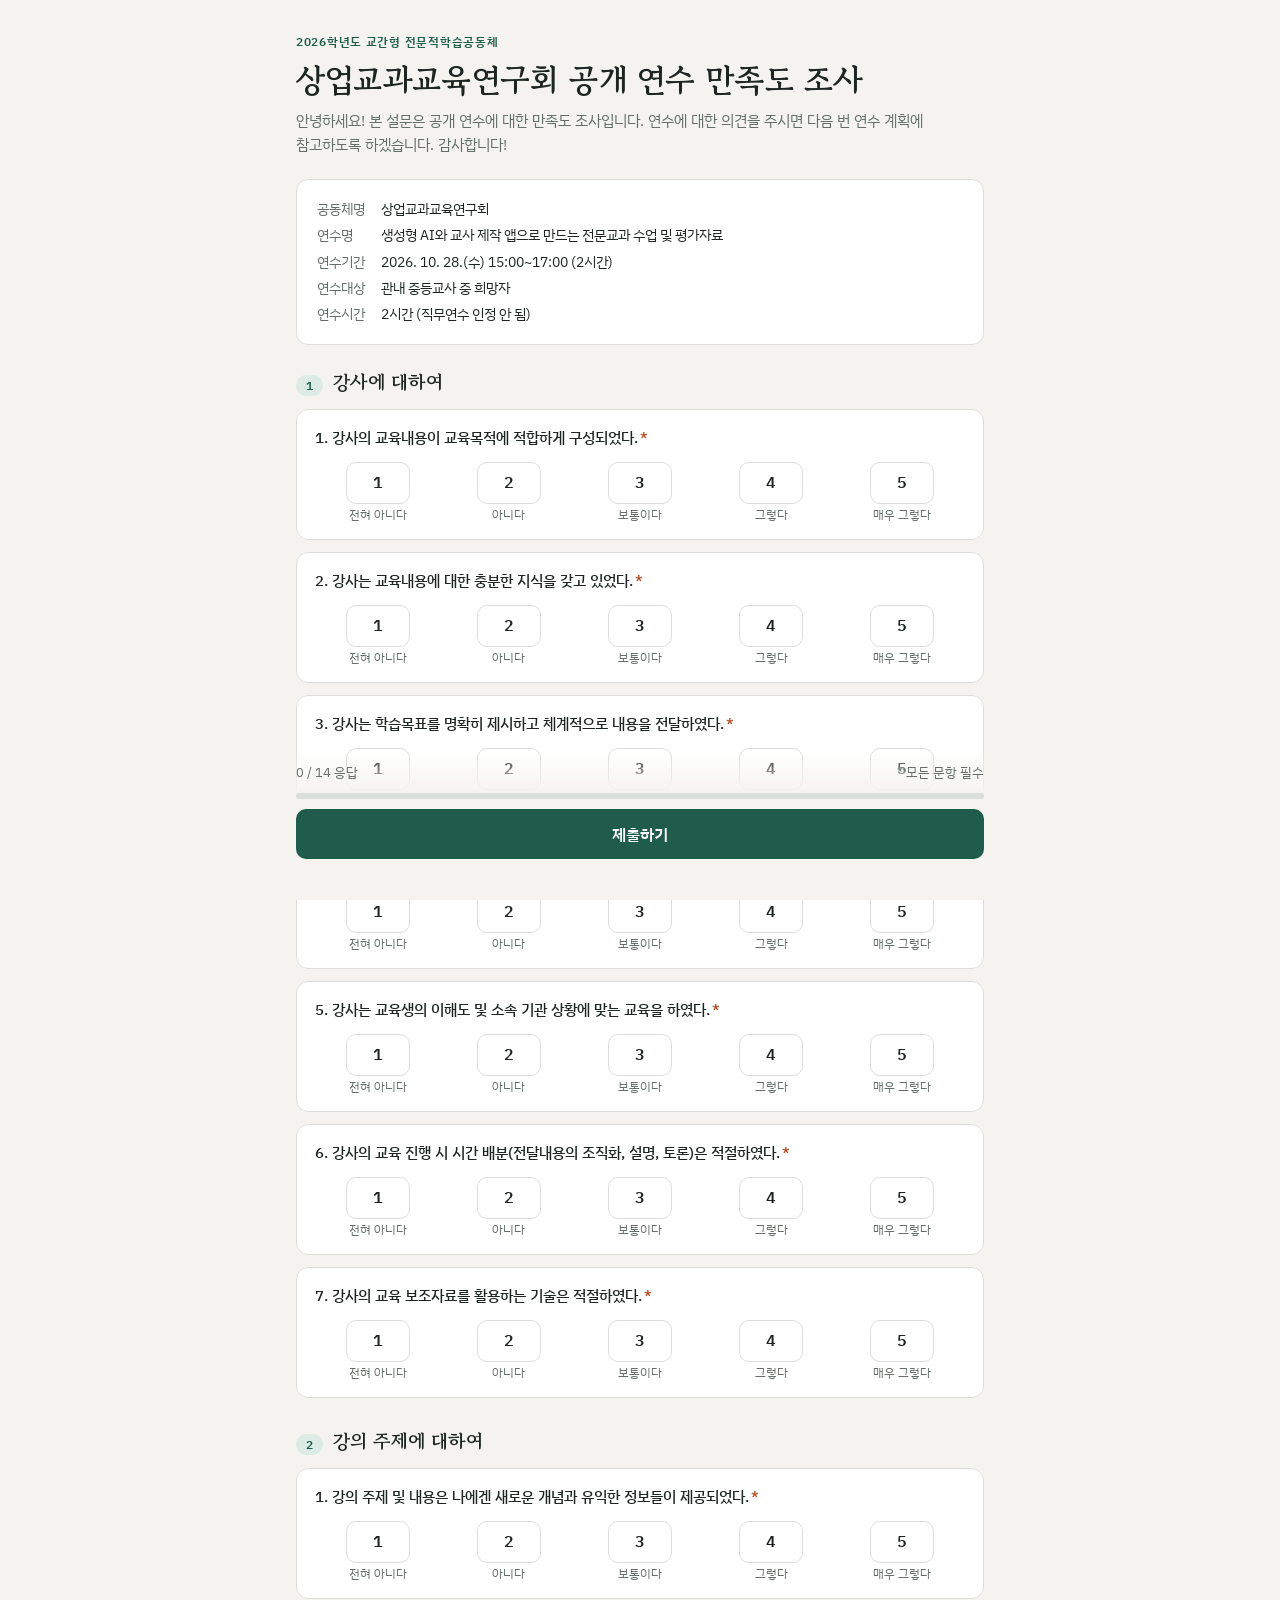
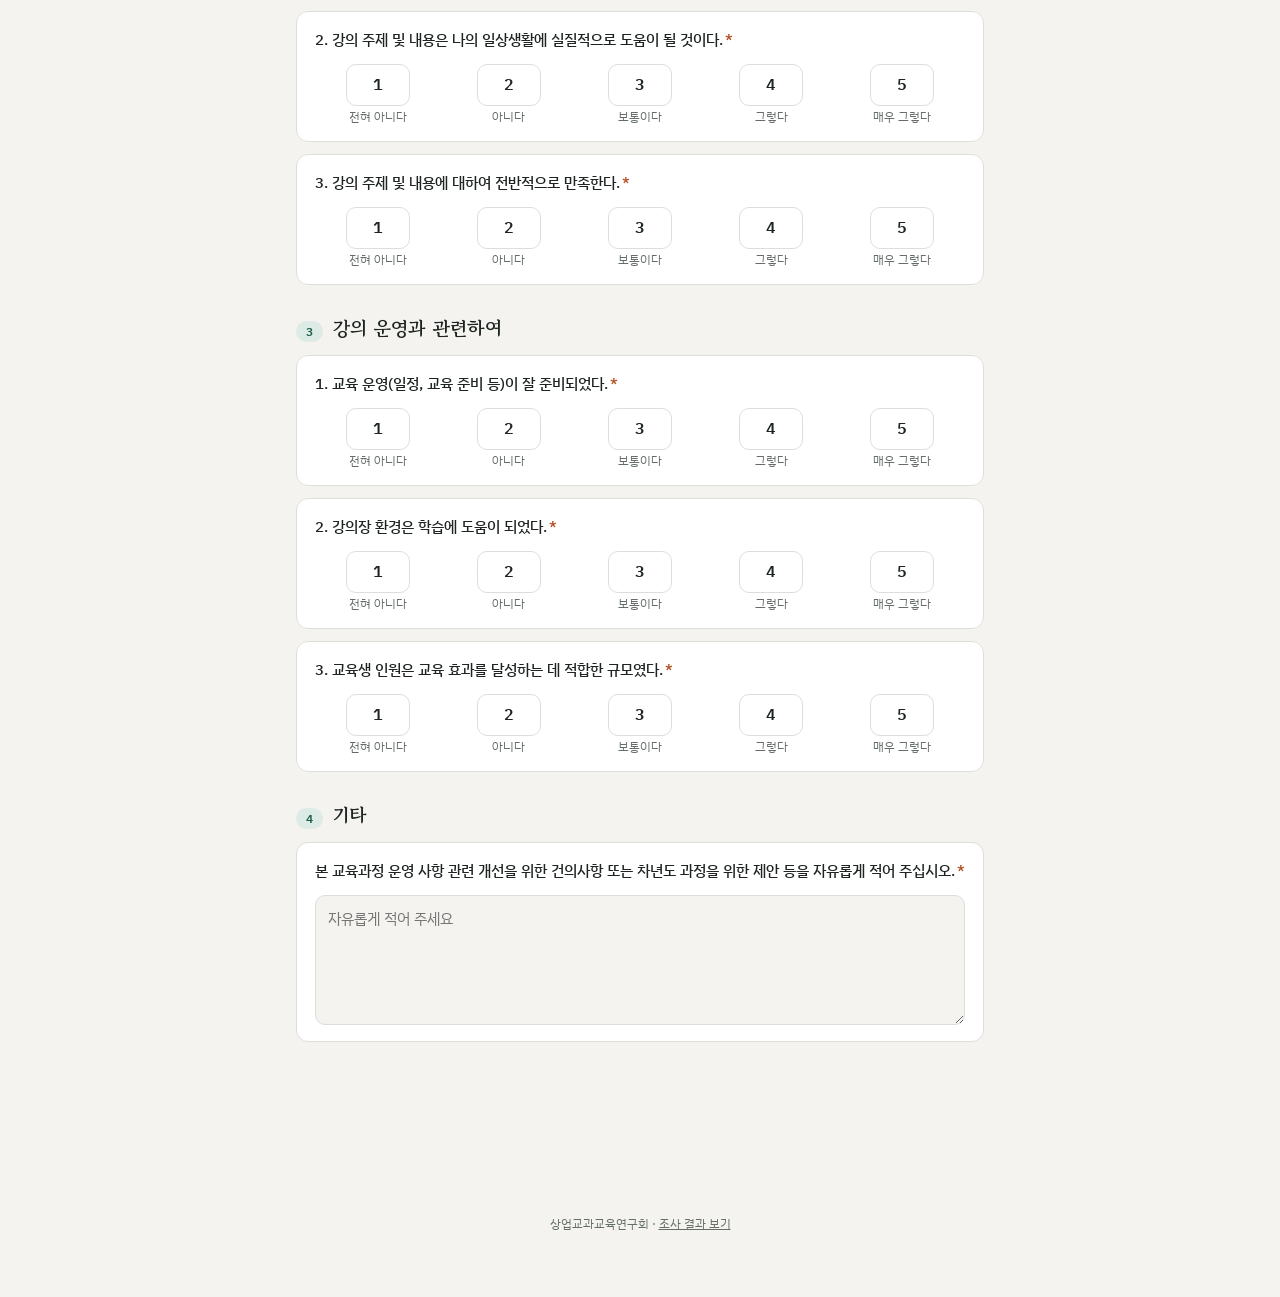
<file: index.html>
<!doctype html>
<html lang="ko">
<head>
<meta charset="utf-8">
<meta name="viewport" content="width=device-width, initial-scale=1">
<title>상업교과교육연구회 공개 연수 만족도 조사</title>
<meta name="description" content="2026학년도 상업교과교육연구회 공개 연수 만족도 조사">
<link rel="stylesheet" href="https://fonts.googleapis.com/css2?family=Gowun+Batang:wght@700&family=IBM+Plex+Sans+KR:wght@400;500;600&display=swap">
<link rel="stylesheet" href="style.css">
</head>
<body>
<div class="wrap">
  <header>
    <p class="eyebrow" id="eyebrow"></p>
    <h1 id="title"></h1>
    <p class="lede">안녕하세요! 본 설문은 공개 연수에 대한 만족도 조사입니다. 연수에 대한 의견을 주시면 다음 번 연수 계획에 참고하도록 하겠습니다. 감사합니다!</p>
  </header>

  <div class="panel"><dl class="info" id="info"></dl></div>

  <form id="form" novalidate>
    <div id="sections" style="display:grid;gap:28px"></div>

    <section class="section" style="margin-top:28px">
      <div class="section-head"><span class="num">4</span><h2>기타</h2></div>
      <div class="q" id="q-comment">
        <label class="qtext" for="comment"><span id="comment-text"></span><span class="req">*</span></label>
        <textarea id="comment" maxlength="2000" placeholder="자유롭게 적어 주세요"></textarea>
      </div>
    </section>

    <div class="actions">
      <div class="progress"><span id="progress-text">0 / 14 응답</span><span>* 모든 문항 필수</span></div>
      <div class="bar"><i id="progress-bar"></i></div>
      <button type="submit" class="primary" id="submit">제출하기</button>
      <p class="status" id="status" role="status"></p>
    </div>
  </form>

  <div class="panel done" id="done" hidden>
    <div class="check">✓</div>
    <h2>응답해 주셔서 감사합니다</h2>
    <p class="lede">주신 의견은 다음 연수 계획에 반영하겠습니다.</p>
    <div><button type="button" class="ghost" id="edit">응답 수정하기</button></div>
  </div>

  <footer>상업교과교육연구회 · <a href="results.html" style="color:inherit">조사 결과 보기</a></footer>
</div>

<script src="survey.js"></script>
<script>
const $ = (id) => document.getElementById(id);
const TOTAL = SURVEY.sections.reduce((n, s) => n + s.items.length, 0) + 1;

// 이 브라우저를 구분하는 번호. 같은 기기에서 다시 제출하면 기존 응답이 고쳐집니다(중복 방지).
const KEY = SURVEY.key;
let rid = null;
try { rid = localStorage.getItem(KEY + ":id"); } catch {}
if (!rid) {
  rid = crypto.randomUUID ? crypto.randomUUID() : "10000000-1000-4000-8000-100000000000".replace(/[018]/g, (c) => (c ^ (crypto.getRandomValues(new Uint8Array(1))[0] & (15 >> (c / 4)))).toString(16));
  try { localStorage.setItem(KEY + ":id", rid); } catch {}
}

$("eyebrow").textContent = SURVEY.eyebrow;
$("title").textContent = SURVEY.title;
$("comment-text").textContent = SURVEY.comment;
$("info").replaceChildren(...SURVEY.info.flatMap(([k, v]) => {
  const dt = document.createElement("dt"); dt.textContent = k;
  const dd = document.createElement("dd"); dd.textContent = v;
  return [dt, dd];
}));

let qi = 0;
$("sections").replaceChildren(...SURVEY.sections.map((sec, si) => {
  const box = document.createElement("section"); box.className = "section";
  const head = document.createElement("div"); head.className = "section-head";
  const num = document.createElement("span"); num.className = "num"; num.textContent = si + 1;
  const h = document.createElement("h2"); h.textContent = sec.title;
  head.append(num, h); box.append(head);
  sec.items.forEach((text, ii) => {
    const idx = qi++;
    const fs = document.createElement("fieldset"); fs.className = "q"; fs.id = "q" + idx;
    const lg = document.createElement("legend");
    lg.textContent = `${ii + 1}. ${text}`;
    const star = document.createElement("span"); star.className = "req"; star.textContent = "*"; lg.append(star);
    const scale = document.createElement("div"); scale.className = "scale";
    SURVEY.scale.forEach((lab, v) => {
      const l = document.createElement("label");
      const inp = document.createElement("input"); inp.type = "radio"; inp.name = "q" + idx; inp.value = v + 1;
      const dot = document.createElement("span"); dot.className = "dot"; dot.textContent = v + 1;
      const t = document.createElement("span"); t.className = "lab"; t.textContent = lab;
      l.append(inp, dot, t); scale.append(l);
    });
    fs.append(lg, scale); box.append(fs);
  });
  return box;
}));
const NQ = qi;

function answers() {
  const scores = [];
  for (let i = 0; i < NQ; i++) {
    const c = document.querySelector(`input[name="q${i}"]:checked`);
    scores.push(c ? Number(c.value) : null);
  }
  return { scores, comment: $("comment").value.trim() };
}
function saveDraft() {
  try { localStorage.setItem(KEY + ":draft", JSON.stringify(answers())); } catch {}
}
function updateProgress() {
  const a = answers();
  const n = a.scores.filter((s) => s).length + (a.comment ? 1 : 0);
  $("progress-text").textContent = `${n} / ${TOTAL} 응답`;
  $("progress-bar").style.width = (n / TOTAL * 100) + "%";
}
function loadDraft() {
  let d = null;
  try { d = JSON.parse(localStorage.getItem(KEY + ":draft") || "null"); } catch {}
  if (!d) return;
  (d.scores || []).forEach((s, i) => {
    if (!s) return;
    const el = document.querySelector(`input[name="q${i}"][value="${s}"]`);
    if (el) el.checked = true;
  });
  if (d.comment) $("comment").value = d.comment;
}
function setStatus(msg, warn) { $("status").textContent = msg; $("status").classList.toggle("warn", !!warn); }

$("form").addEventListener("change", (e) => {
  const fs = e.target.closest(".q"); if (fs) fs.classList.remove("missing");
  saveDraft(); updateProgress();
});
$("comment").addEventListener("input", () => { $("q-comment").classList.remove("missing"); saveDraft(); updateProgress(); });

$("form").addEventListener("submit", async (e) => {
  e.preventDefault();
  const a = answers();
  let firstMissing = null;
  a.scores.forEach((s, i) => { const fs = $("q" + i); fs.classList.toggle("missing", !s); if (!s && !firstMissing) firstMissing = fs; });
  $("q-comment").classList.toggle("missing", !a.comment);
  if (!a.comment && !firstMissing) firstMissing = $("q-comment");
  if (firstMissing) {
    setStatus("응답하지 않은 문항이 있어요. 빨간 테두리 문항을 확인해 주세요.", true);
    firstMissing.scrollIntoView({ behavior: "smooth", block: "center" });
    return;
  }
  $("submit").disabled = true; setStatus("제출 중…");
  try {
    await rpc(SURVEY.api.submit, { p_id: rid, p_scores: a.scores, p_comment: a.comment });
    try { localStorage.setItem(KEY + ":done", "1"); } catch {}
    setStatus("");
    showDone(true);
  } catch (err) {
    console.error(err);
    setStatus("제출하지 못했어요. 잠시 후 다시 눌러 주세요. (오류: " + (err.message || err) + ")", true);
  } finally {
    $("submit").disabled = false;
  }
});

function showDone(on) {
  $("form").hidden = on; $("done").hidden = !on;
  document.querySelector(".info").closest(".panel").hidden = on;
  window.scrollTo({ top: 0, behavior: "smooth" });
}
$("edit").onclick = () => { $("submit").textContent = "수정해서 다시 제출하기"; showDone(false); };

loadDraft(); updateProgress();
let wasDone = false; try { wasDone = localStorage.getItem(KEY + ":done") === "1"; } catch {}
if (wasDone) showDone(true);
</script>
</body>
</html>
</file>
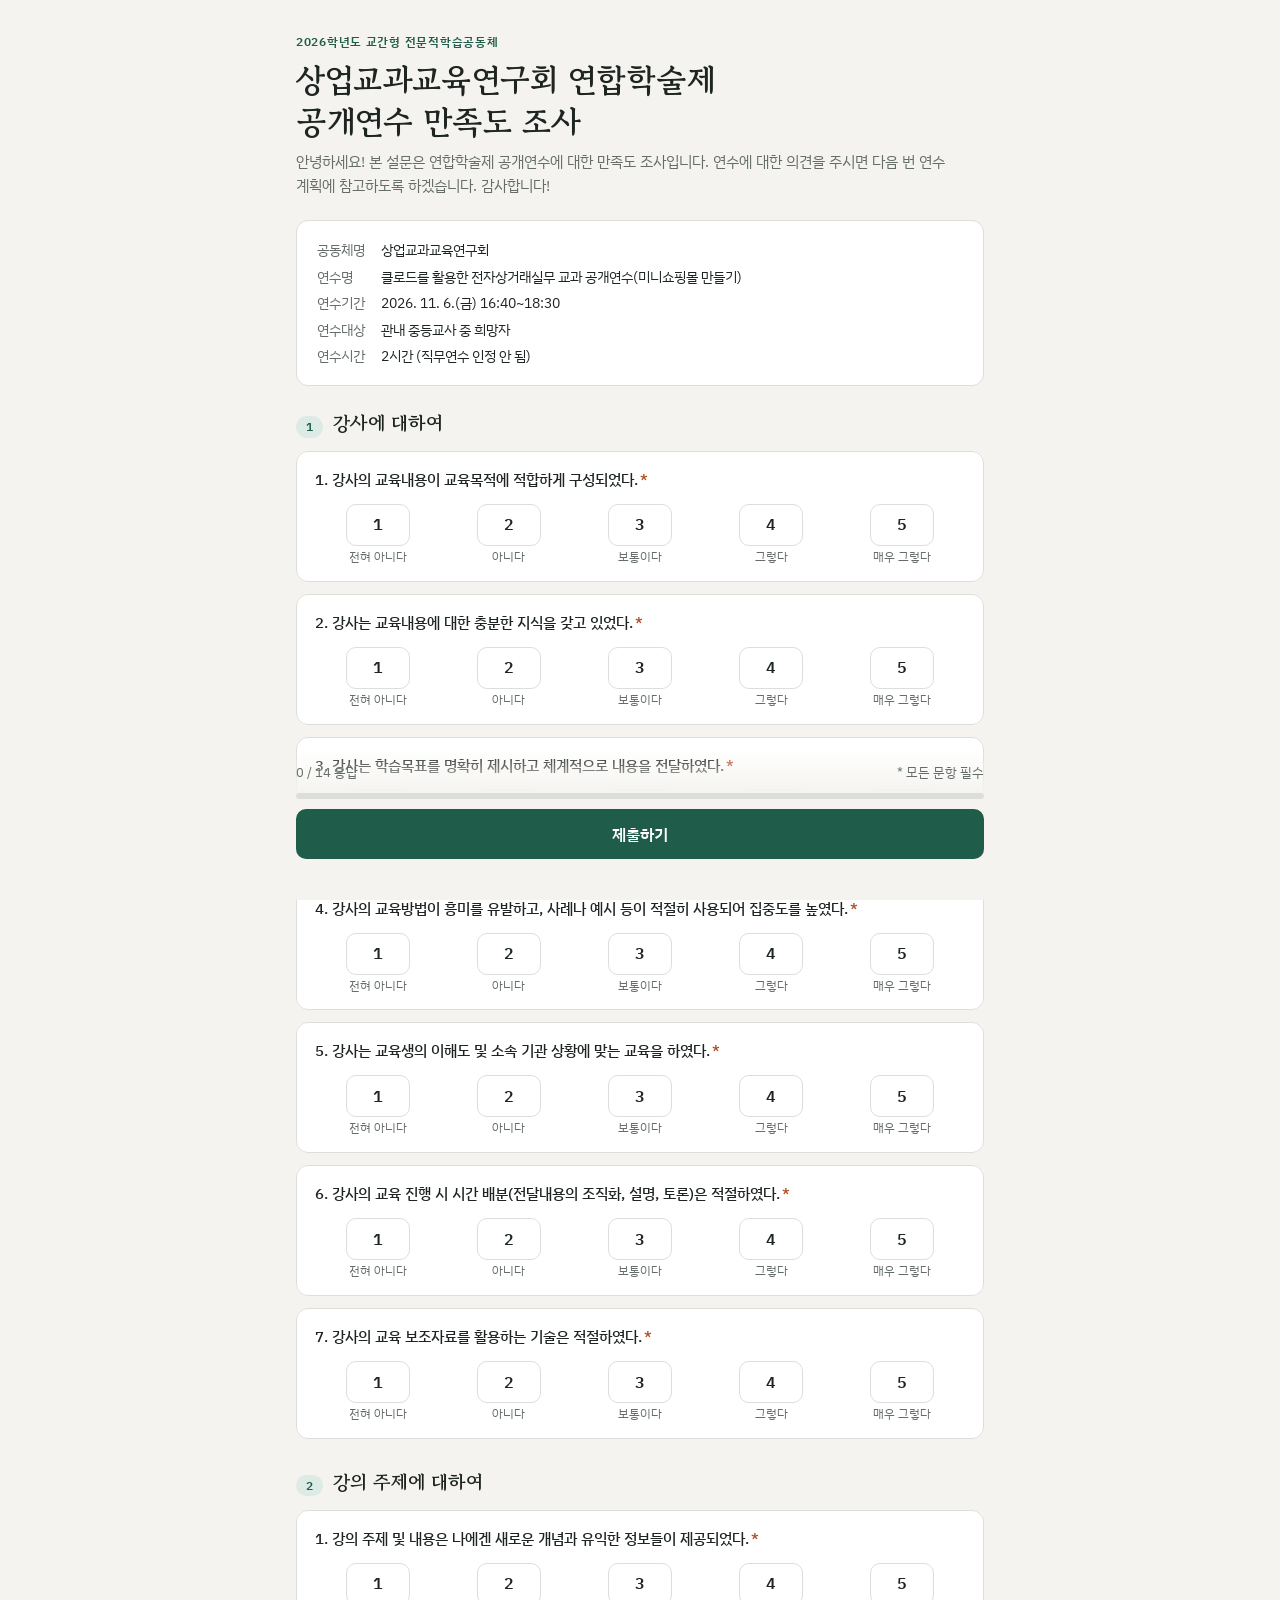
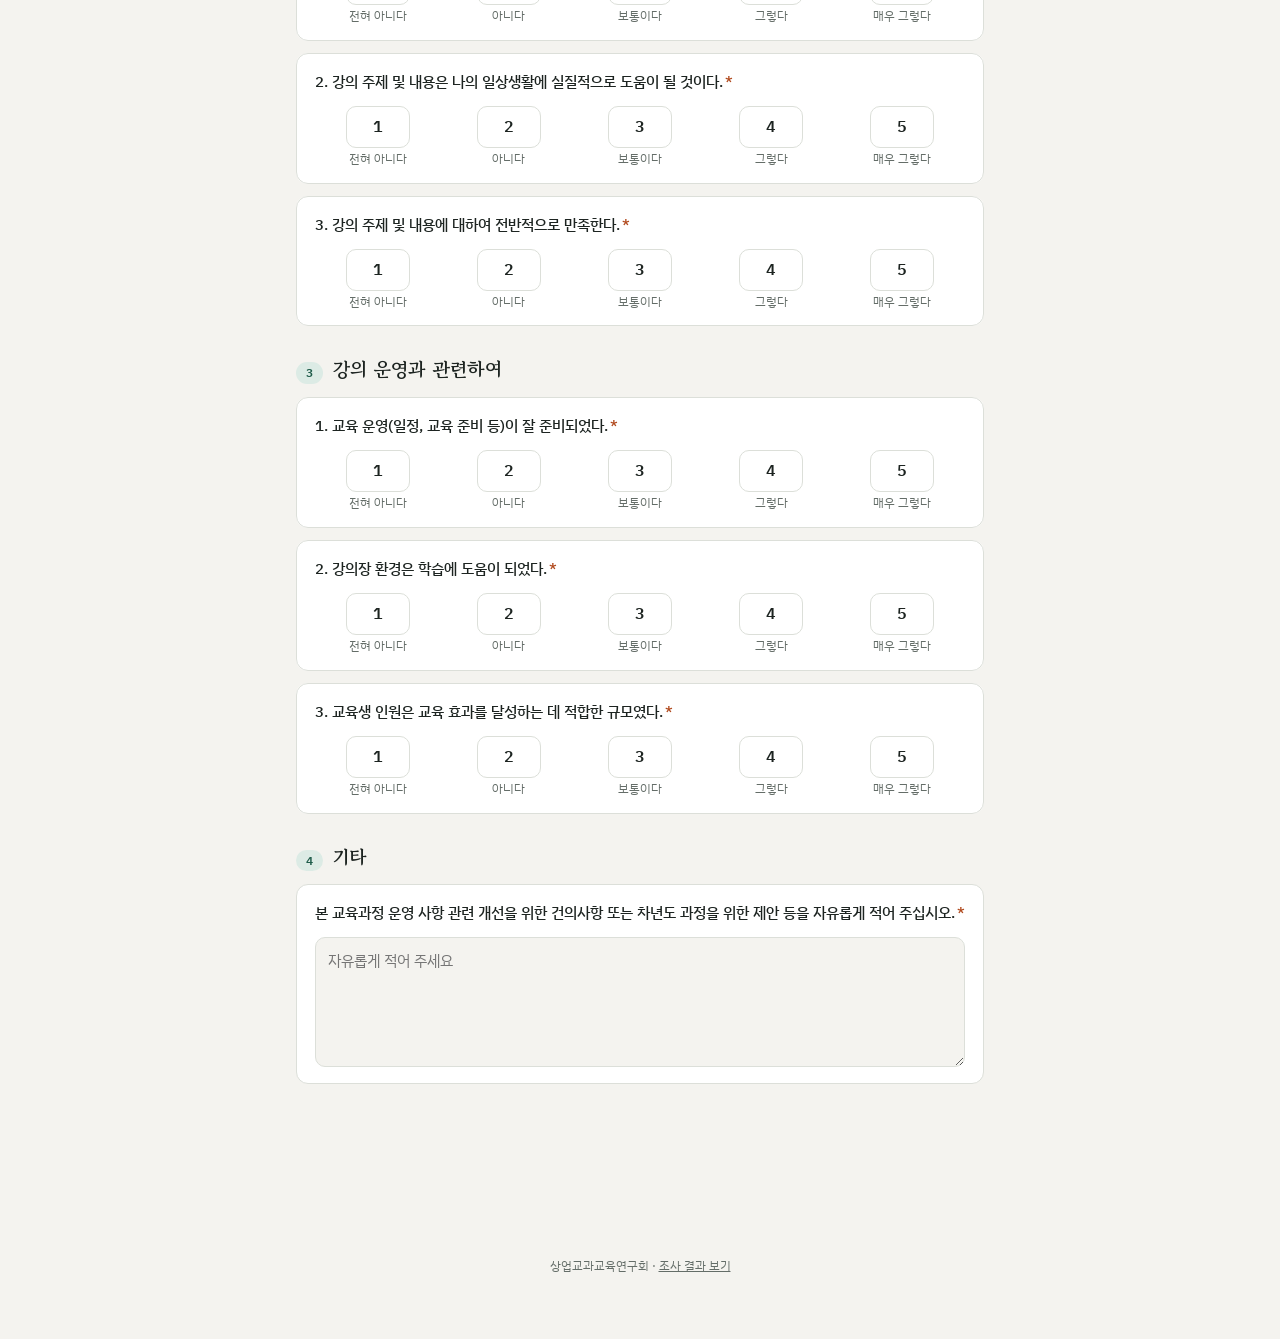
<file: 1106/index.html>
<!doctype html>
<html lang="ko">
<head>
<meta charset="utf-8">
<meta name="viewport" content="width=device-width, initial-scale=1">
<title>상업교과교육연구회 연합학술제 공개연수 만족도 조사</title>
<meta name="description" content="2026학년도 상업교과교육연구회 연합학술제 공개연수 만족도 조사">
<link rel="stylesheet" href="https://fonts.googleapis.com/css2?family=Gowun+Batang:wght@700&family=IBM+Plex+Sans+KR:wght@400;500;600&display=swap">
<link rel="stylesheet" href="../style.css">
</head>
<body>
<div class="wrap">
  <header>
    <p class="eyebrow" id="eyebrow"></p>
    <h1 id="title"></h1>
    <p class="lede">안녕하세요! 본 설문은 연합학술제 공개연수에 대한 만족도 조사입니다. 연수에 대한 의견을 주시면 다음 번 연수 계획에 참고하도록 하겠습니다. 감사합니다!</p>
  </header>

  <div class="panel"><dl class="info" id="info"></dl></div>

  <form id="form" novalidate>
    <div id="sections" style="display:grid;gap:28px"></div>

    <section class="section" style="margin-top:28px">
      <div class="section-head"><span class="num">4</span><h2>기타</h2></div>
      <div class="q" id="q-comment">
        <label class="qtext" for="comment"><span id="comment-text"></span><span class="req">*</span></label>
        <textarea id="comment" maxlength="2000" placeholder="자유롭게 적어 주세요"></textarea>
      </div>
    </section>

    <div class="actions">
      <div class="progress"><span id="progress-text">0 / 14 응답</span><span>* 모든 문항 필수</span></div>
      <div class="bar"><i id="progress-bar"></i></div>
      <button type="submit" class="primary" id="submit">제출하기</button>
      <p class="status" id="status" role="status"></p>
    </div>
  </form>

  <div class="panel done" id="done" hidden>
    <div class="check">✓</div>
    <h2>응답해 주셔서 감사합니다</h2>
    <p class="lede">주신 의견은 다음 연수 계획에 반영하겠습니다.</p>
    <div><button type="button" class="ghost" id="edit">응답 수정하기</button></div>
  </div>

  <footer>상업교과교육연구회 · <a href="results.html" style="color:inherit">조사 결과 보기</a></footer>
</div>

<script src="survey.js"></script>
<script>
const $ = (id) => document.getElementById(id);
const TOTAL = SURVEY.sections.reduce((n, s) => n + s.items.length, 0) + 1;

// 이 브라우저를 구분하는 번호. 같은 기기에서 다시 제출하면 기존 응답이 고쳐집니다(중복 방지).
const KEY = SURVEY.key;
let rid = null;
try { rid = localStorage.getItem(KEY + ":id"); } catch {}
if (!rid) {
  rid = crypto.randomUUID ? crypto.randomUUID() : "10000000-1000-4000-8000-100000000000".replace(/[018]/g, (c) => (c ^ (crypto.getRandomValues(new Uint8Array(1))[0] & (15 >> (c / 4)))).toString(16));
  try { localStorage.setItem(KEY + ":id", rid); } catch {}
}

$("eyebrow").textContent = SURVEY.eyebrow;
$("title").textContent = SURVEY.title;
$("comment-text").textContent = SURVEY.comment;
$("info").replaceChildren(...SURVEY.info.flatMap(([k, v]) => {
  const dt = document.createElement("dt"); dt.textContent = k;
  const dd = document.createElement("dd"); dd.textContent = v;
  return [dt, dd];
}));

let qi = 0;
$("sections").replaceChildren(...SURVEY.sections.map((sec, si) => {
  const box = document.createElement("section"); box.className = "section";
  const head = document.createElement("div"); head.className = "section-head";
  const num = document.createElement("span"); num.className = "num"; num.textContent = si + 1;
  const h = document.createElement("h2"); h.textContent = sec.title;
  head.append(num, h); box.append(head);
  sec.items.forEach((text, ii) => {
    const idx = qi++;
    const fs = document.createElement("fieldset"); fs.className = "q"; fs.id = "q" + idx;
    const lg = document.createElement("legend");
    lg.textContent = `${ii + 1}. ${text}`;
    const star = document.createElement("span"); star.className = "req"; star.textContent = "*"; lg.append(star);
    const scale = document.createElement("div"); scale.className = "scale";
    SURVEY.scale.forEach((lab, v) => {
      const l = document.createElement("label");
      const inp = document.createElement("input"); inp.type = "radio"; inp.name = "q" + idx; inp.value = v + 1;
      const dot = document.createElement("span"); dot.className = "dot"; dot.textContent = v + 1;
      const t = document.createElement("span"); t.className = "lab"; t.textContent = lab;
      l.append(inp, dot, t); scale.append(l);
    });
    fs.append(lg, scale); box.append(fs);
  });
  return box;
}));
const NQ = qi;

function answers() {
  const scores = [];
  for (let i = 0; i < NQ; i++) {
    const c = document.querySelector(`input[name="q${i}"]:checked`);
    scores.push(c ? Number(c.value) : null);
  }
  return { scores, comment: $("comment").value.trim() };
}
function saveDraft() {
  try { localStorage.setItem(KEY + ":draft", JSON.stringify(answers())); } catch {}
}
function updateProgress() {
  const a = answers();
  const n = a.scores.filter((s) => s).length + (a.comment ? 1 : 0);
  $("progress-text").textContent = `${n} / ${TOTAL} 응답`;
  $("progress-bar").style.width = (n / TOTAL * 100) + "%";
}
function loadDraft() {
  let d = null;
  try { d = JSON.parse(localStorage.getItem(KEY + ":draft") || "null"); } catch {}
  if (!d) return;
  (d.scores || []).forEach((s, i) => {
    if (!s) return;
    const el = document.querySelector(`input[name="q${i}"][value="${s}"]`);
    if (el) el.checked = true;
  });
  if (d.comment) $("comment").value = d.comment;
}
function setStatus(msg, warn) { $("status").textContent = msg; $("status").classList.toggle("warn", !!warn); }

$("form").addEventListener("change", (e) => {
  const fs = e.target.closest(".q"); if (fs) fs.classList.remove("missing");
  saveDraft(); updateProgress();
});
$("comment").addEventListener("input", () => { $("q-comment").classList.remove("missing"); saveDraft(); updateProgress(); });

$("form").addEventListener("submit", async (e) => {
  e.preventDefault();
  const a = answers();
  let firstMissing = null;
  a.scores.forEach((s, i) => { const fs = $("q" + i); fs.classList.toggle("missing", !s); if (!s && !firstMissing) firstMissing = fs; });
  $("q-comment").classList.toggle("missing", !a.comment);
  if (!a.comment && !firstMissing) firstMissing = $("q-comment");
  if (firstMissing) {
    setStatus("응답하지 않은 문항이 있어요. 빨간 테두리 문항을 확인해 주세요.", true);
    firstMissing.scrollIntoView({ behavior: "smooth", block: "center" });
    return;
  }
  $("submit").disabled = true; setStatus("제출 중…");
  try {
    await rpc(SURVEY.api.submit, { p_id: rid, p_scores: a.scores, p_comment: a.comment });
    try { localStorage.setItem(KEY + ":done", "1"); } catch {}
    setStatus("");
    showDone(true);
  } catch (err) {
    console.error(err);
    setStatus("제출하지 못했어요. 잠시 후 다시 눌러 주세요. (오류: " + (err.message || err) + ")", true);
  } finally {
    $("submit").disabled = false;
  }
});

function showDone(on) {
  $("form").hidden = on; $("done").hidden = !on;
  document.querySelector(".info").closest(".panel").hidden = on;
  window.scrollTo({ top: 0, behavior: "smooth" });
}
$("edit").onclick = () => { $("submit").textContent = "수정해서 다시 제출하기"; showDone(false); };

loadDraft(); updateProgress();
let wasDone = false; try { wasDone = localStorage.getItem(KEY + ":done") === "1"; } catch {}
if (wasDone) showDone(true);
</script>
</body>
</html>
</file>
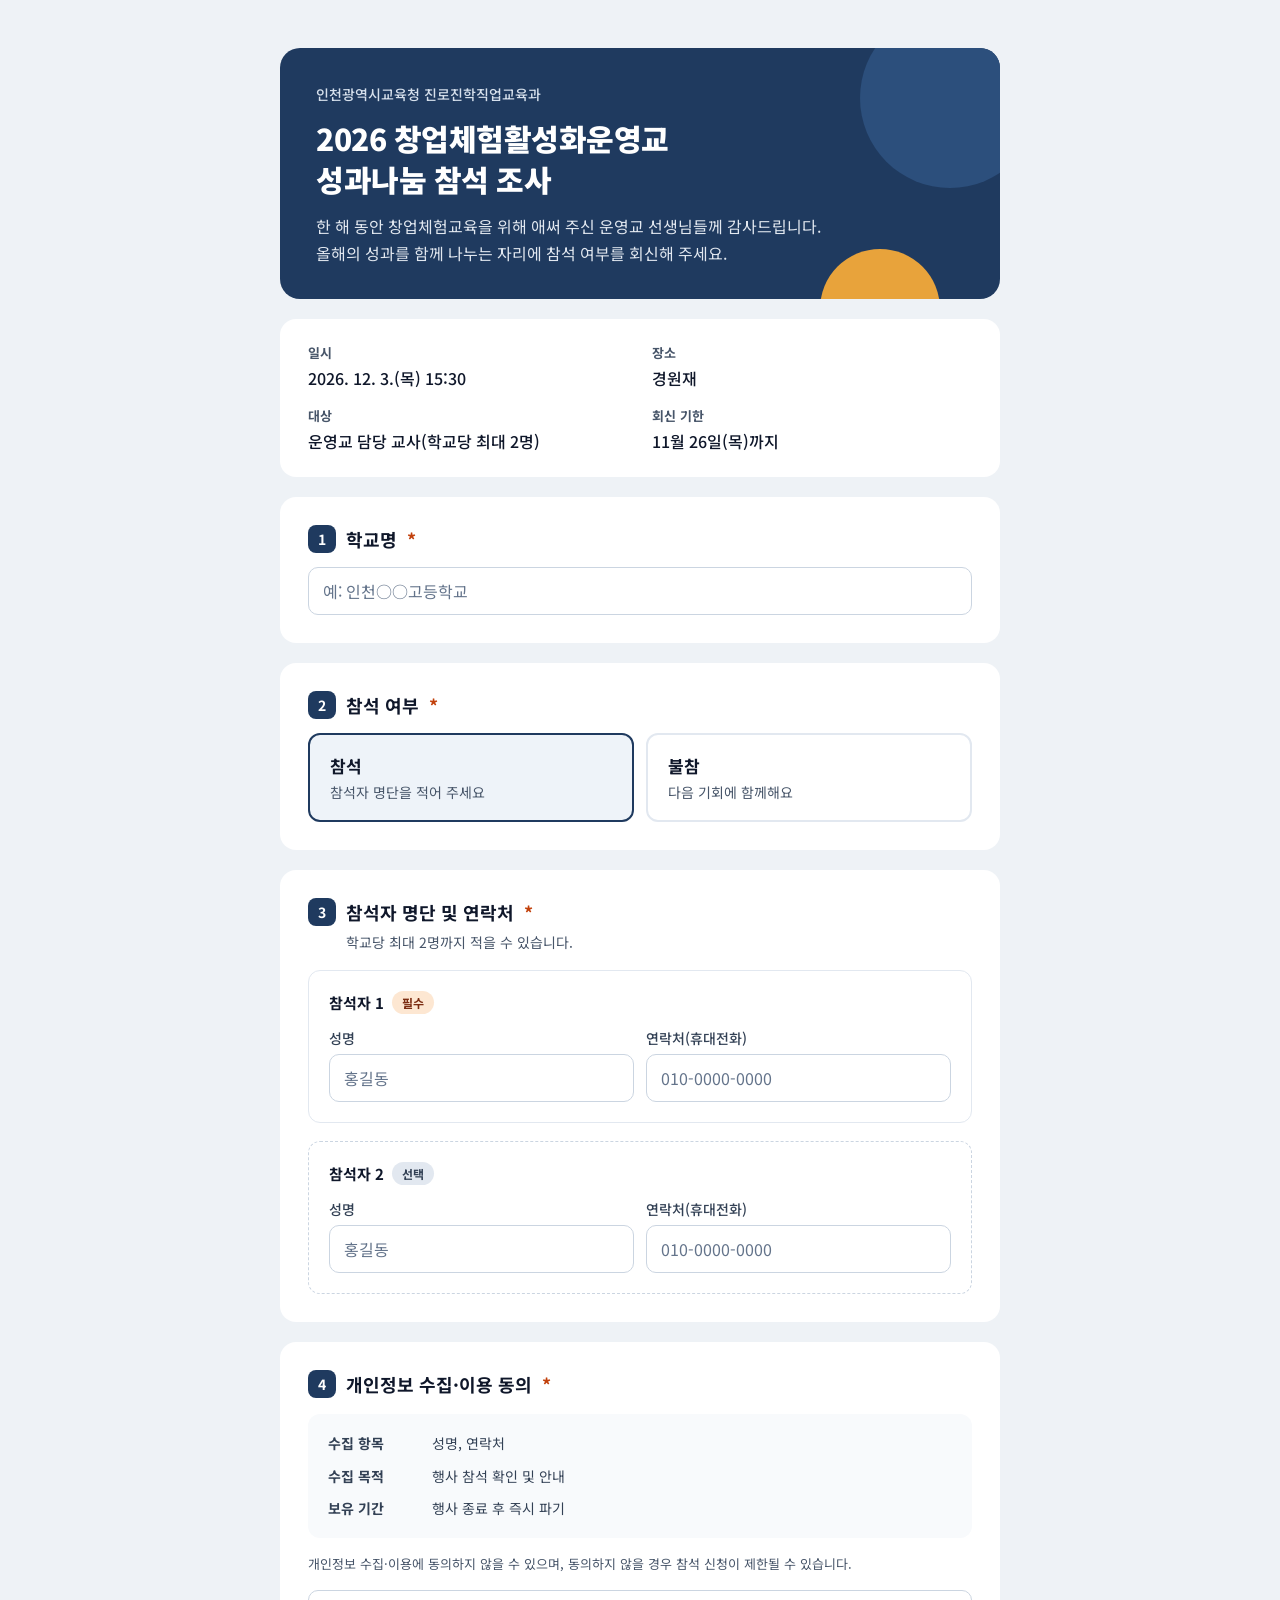
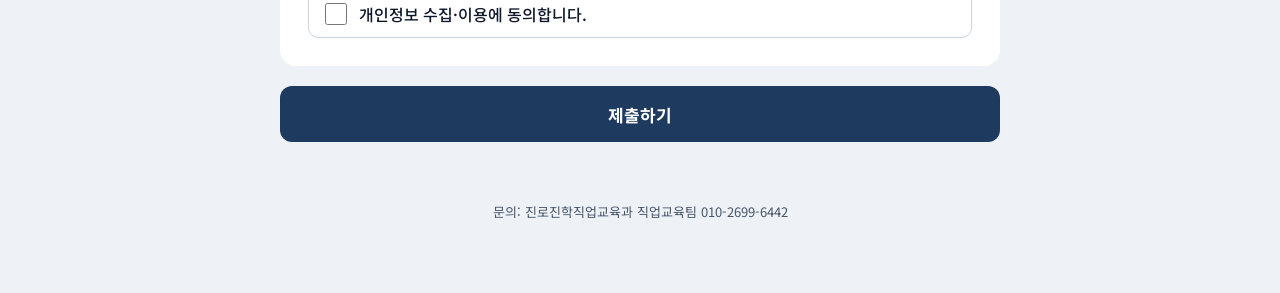
<file: startup-1203/index.html>
<!doctype html>
<html lang="ko">
<head>
<meta charset="utf-8">
<meta name="viewport" content="width=device-width, initial-scale=1">
<title>2026 창업체험활성화운영교 성과나눔 참석 조사</title>
<meta name="description" content="2026. 12. 3.(목) 15:30 경원재 · 11월 26일(목)까지 회신해 주세요">
<link rel="preconnect" href="https://fonts.googleapis.com">
<link href="https://fonts.googleapis.com/css2?family=Noto+Sans+KR:wght@400;500;700;900&display=swap" rel="stylesheet">
<style>
* { box-sizing: border-box; }
[hidden] { display: none !important; }
body { margin: 0; background: #EEF2F6; font-family: 'Noto Sans KR', system-ui, sans-serif; color: #0F172A; word-break: keep-all; }
a { color: #1F3A5F; } a:hover { color: #142842; }
.page { min-height: 100vh; padding: 48px 20px 72px; display: flex; flex-direction: column; align-items: center; }
.wrap { width: 100%; max-width: 720px; display: flex; flex-direction: column; gap: 20px; }

.hero { background: #1F3A5F; color: #fff; border-radius: 20px; padding: 36px 36px 32px; display: flex; flex-direction: column; gap: 14px; position: relative; overflow: hidden; }
.hero .c1 { position: absolute; right: -40px; top: -40px; width: 180px; height: 180px; border-radius: 50%; background: #2C4F7C; }
.hero .c2 { position: absolute; right: 60px; bottom: -70px; width: 120px; height: 120px; border-radius: 50%; background: #E8A33B; }
.hero > p, .hero > h1 { position: relative; margin: 0; }
.hero .org { font-size: 14px; font-weight: 500; color: #D6E0EC; }
.hero h1 { font-size: 30px; line-height: 1.35; font-weight: 900; letter-spacing: -0.5px; }
.hero .lede { font-size: 16px; line-height: 1.7; color: #E2E8F0; max-width: 520px; }

.card { background: #fff; border-radius: 16px; padding: 28px; display: flex; flex-direction: column; gap: 14px; }
.info { padding: 24px 28px; display: grid; grid-template-columns: repeat(2, minmax(0, 1fr)); gap: 16px 24px; }
.info div { display: flex; flex-direction: column; gap: 4px; }
.info .k { font-size: 13px; font-weight: 700; color: #475569; }
.info .v { font-size: 16px; font-weight: 500; }

.qt { margin: 0; display: flex; align-items: center; gap: 10px; font-size: 18px; font-weight: 700; }
.num { width: 28px; height: 28px; border-radius: 8px; background: #1F3A5F; color: #fff; font-size: 14px; display: flex; align-items: center; justify-content: center; flex: none; }
.req { color: #C2410C; }
.sub { margin: 0 0 0 38px; font-size: 14px; color: #475569; }

.fld { width: 100%; height: 48px; padding: 0 14px; border: 1.5px solid #CBD5E1; border-radius: 10px; font: inherit; font-size: 16px; color: #0F172A; background: #fff; outline: none; }
.fld::placeholder { color: #64748B; }
.fld:focus { border-color: #1F3A5F; box-shadow: 0 0 0 4px rgba(31,58,95,.14); }
.fld.bad { border-color: #C2410C; }

.opts { display: grid; grid-template-columns: repeat(2, minmax(0, 1fr)); gap: 12px; }
.opt { position: relative; cursor: pointer; }
.opt input { position: absolute; opacity: 0; width: 1px; height: 1px; }
.opt .box { display: flex; flex-direction: column; gap: 4px; min-height: 84px; padding: 18px 20px; border-radius: 12px; border: 2px solid #E2E8F0; background: #fff; }
.opt input:checked + .box { border-color: #1F3A5F; background: #EEF3F9; }
.opt input:focus-visible + .box { outline: 3px solid #1F3A5F; outline-offset: 3px; }
.opt .t { font-size: 17px; font-weight: 700; }
.opt .d { font-size: 14px; color: #475569; }

.person { border: 1.5px solid #E2E8F0; border-radius: 12px; padding: 20px; display: flex; flex-direction: column; gap: 14px; }
.person.opt2 { border-style: dashed; border-color: #CBD5E1; }
.person .h { display: flex; align-items: center; gap: 8px; }
.person .h b { font-size: 15px; }
.pill { font-size: 12px; font-weight: 700; border-radius: 999px; padding: 3px 10px; }
.pill.must { color: #7C2D12; background: #FDE7D2; }
.pill.may { color: #334155; background: #E2E8F0; }
.two { display: grid; grid-template-columns: repeat(2, minmax(0, 1fr)); gap: 12px; }
.two > div { display: flex; flex-direction: column; gap: 6px; }
.two label { font-size: 14px; font-weight: 500; color: #334155; }

.terms { background: #F8FAFC; border-radius: 12px; padding: 18px 20px; display: grid; grid-template-columns: 88px minmax(0, 1fr); gap: 10px 16px; font-size: 14px; line-height: 1.6; color: #334155; }
.terms b { font-weight: 700; }
.note { margin: 0; font-size: 13px; line-height: 1.6; color: #475569; }
.agree { display: flex; align-items: center; gap: 12px; min-height: 48px; padding: 0 16px; border: 1.5px solid #CBD5E1; border-radius: 10px; cursor: pointer; font-size: 16px; font-weight: 500; }
.agree.bad { border-color: #C2410C; }
.chk { width: 22px; height: 22px; accent-color: #1F3A5F; margin: 0; flex: none; }

.btn { height: 56px; border: none; border-radius: 12px; background: #1F3A5F; color: #fff; font: inherit; font-size: 17px; font-weight: 700; cursor: pointer; }
.btn:hover { background: #142842; }
.btn:focus-visible { outline: 3px solid #E8A33B; outline-offset: 3px; }
.btn:disabled { opacity: .6; cursor: default; }
.btn.ghost { height: 48px; padding: 0 24px; border: 1.5px solid #1F3A5F; background: #fff; color: #1F3A5F; font-size: 15px; }
.btn.ghost:hover { background: #EEF3F9; }
.err { margin: 0; font-size: 14px; color: #C2410C; min-height: 1.4em; text-align: center; }
.foot { margin: 0; text-align: center; font-size: 13px; color: #475569; }

.done { padding: 56px 32px; align-items: center; gap: 16px; text-align: center; }
.done .ic { width: 64px; height: 64px; border-radius: 50%; background: #E6F0FA; display: flex; align-items: center; justify-content: center; }
.done h2 { margin: 0; font-size: 24px; font-weight: 700; }
.done p { margin: 0; font-size: 16px; line-height: 1.7; color: #475569; }
.done .sum { font-size: 15px; color: #0F172A; background: #F8FAFC; border-radius: 10px; padding: 12px 16px; }

@media (max-width: 520px) {
  .page { padding: 20px 14px 48px; }
  .hero { padding: 28px 24px 26px; }
  .hero h1 { font-size: 25px; }
  .card { padding: 22px 20px; }
  .info { grid-template-columns: 1fr 1fr; padding: 20px; }
  .two { grid-template-columns: 1fr; }
  .sub { margin-left: 0; }
  .terms { grid-template-columns: 72px minmax(0, 1fr); }
}
</style>
</head>
<body>
<div class="page"><div class="wrap">

  <header class="hero">
    <div class="c1" aria-hidden="true"></div><div class="c2" aria-hidden="true"></div>
    <p class="org">인천광역시교육청 진로진학직업교육과</p>
    <h1>2026 창업체험활성화운영교<br>성과나눔 참석 조사</h1>
    <p class="lede">한 해 동안 창업체험교육을 위해 애써 주신 운영교 선생님들께 감사드립니다. 올해의 성과를 함께 나누는 자리에 참석 여부를 회신해 주세요.</p>
  </header>

  <section class="card info" aria-label="행사 안내">
    <div><span class="k">일시</span><span class="v">2026. 12. 3.(목) 15:30</span></div>
    <div><span class="k">장소</span><span class="v">경원재</span></div>
    <div><span class="k">대상</span><span class="v">운영교 담당 교사(학교당 최대 2명)</span></div>
    <div><span class="k">회신 기한</span><span class="v">11월 26일(목)까지</span></div>
  </section>

  <section class="card done" id="done" hidden>
    <div class="ic"><svg width="32" height="32" viewBox="0 0 24 24" fill="none" stroke="#1F3A5F" stroke-width="2.5" stroke-linecap="round" stroke-linejoin="round" aria-hidden="true"><path d="M5 12.5l4.5 4.5L19 7.5"/></svg></div>
    <h2>회신해 주셔서 감사합니다</h2>
    <p class="sum" id="sum"></p>
    <p>제출하신 내용은 행사 참석 확인과 안내에만 사용됩니다.<br>성과나눔 자리에서 뵙겠습니다.</p>
    <button type="button" class="btn ghost" id="edit">회신 내용 수정하기</button>
  </section>

  <form id="form" novalidate style="display:flex;flex-direction:column;gap:20px">
    <section class="card">
      <label for="school" class="qt"><span class="num">1</span>학교명 <span class="req" aria-hidden="true">*</span></label>
      <input id="school" class="fld" type="text" placeholder="예: 인천○○고등학교" maxlength="100" autocomplete="organization">
    </section>

    <section class="card">
      <p class="qt" id="attend-label"><span class="num">2</span>참석 여부 <span class="req" aria-hidden="true">*</span></p>
      <div class="opts" role="radiogroup" aria-labelledby="attend-label">
        <label class="opt"><input type="radio" name="attend" value="yes" checked><span class="box"><span class="t">참석</span><span class="d">참석자 명단을 적어 주세요</span></span></label>
        <label class="opt"><input type="radio" name="attend" value="no"><span class="box"><span class="t">불참</span><span class="d">다음 기회에 함께해요</span></span></label>
      </div>
    </section>

    <section class="card" id="people" style="gap:18px">
      <div style="display:flex;flex-direction:column;gap:6px">
        <p class="qt"><span class="num">3</span>참석자 명단 및 연락처 <span class="req" aria-hidden="true">*</span></p>
        <p class="sub">학교당 최대 2명까지 적을 수 있습니다.</p>
      </div>
      <div class="person">
        <div class="h"><b>참석자 1</b><span class="pill must">필수</span></div>
        <div class="two">
          <div><label for="n1">성명</label><input id="n1" class="fld" type="text" placeholder="홍길동" maxlength="50" autocomplete="name"></div>
          <div><label for="p1">연락처(휴대전화)</label><input id="p1" class="fld" type="tel" inputmode="numeric" placeholder="010-0000-0000" autocomplete="tel"></div>
        </div>
      </div>
      <div class="person opt2">
        <div class="h"><b>참석자 2</b><span class="pill may">선택</span></div>
        <div class="two">
          <div><label for="n2">성명</label><input id="n2" class="fld" type="text" placeholder="홍길동" maxlength="50"></div>
          <div><label for="p2">연락처(휴대전화)</label><input id="p2" class="fld" type="tel" inputmode="numeric" placeholder="010-0000-0000"></div>
        </div>
      </div>
    </section>

    <section class="card" id="consent-sec" style="gap:16px">
      <p class="qt"><span class="num">4</span>개인정보 수집·이용 동의 <span class="req" aria-hidden="true">*</span></p>
      <div class="terms">
        <b>수집 항목</b><span>성명, 연락처</span>
        <b>수집 목적</b><span>행사 참석 확인 및 안내</span>
        <b>보유 기간</b><span>행사 종료 후 즉시 파기</span>
      </div>
      <p class="note">개인정보 수집·이용에 동의하지 않을 수 있으며, 동의하지 않을 경우 참석 신청이 제한될 수 있습니다.</p>
      <label for="agree" class="agree" id="agree-box"><input id="agree" class="chk" type="checkbox">개인정보 수집·이용에 동의합니다.</label>
    </section>

    <button type="submit" class="btn" id="submit">제출하기</button>
    <p class="err" id="err" role="alert"></p>
    <p class="foot">문의: 진로진학직업교육과 직업교육팀 010-2699-6442</p>
  </form>

</div></div>

<script src="api.js"></script>
<script>
const $ = (id) => document.getElementById(id);
const KEY = "startup-attend-2026-1203";
const store = {
  get(k) { try { return localStorage.getItem(KEY + ":" + k); } catch { return null; } },
  set(k, v) { try { localStorage.setItem(KEY + ":" + k, v); } catch {} },
};
let rid = store.get("id");
if (!rid) {
  rid = crypto.randomUUID ? crypto.randomUUID()
    : "10000000-1000-4000-8000-100000000000".replace(/[018]/g, (c) => (c ^ (crypto.getRandomValues(new Uint8Array(1))[0] & (15 >> (c / 4)))).toString(16));
  store.set("id", rid);
}

const attending = () => document.querySelector('input[name="attend"]:checked').value === "yes";
function syncAttend() {
  const yes = attending();
  $("people").hidden = !yes;
  $("consent-sec").hidden = !yes; // 불참이면 개인정보를 받지 않으므로 동의 항목도 숨김
}
document.querySelectorAll('input[name="attend"]').forEach((r) => r.addEventListener("change", () => { syncAttend(); saveDraft(); }));

["p1", "p2"].forEach((id) => $(id).addEventListener("input", (e) => {
  const el = e.target, end = el.selectionStart === el.value.length;
  el.value = formatPhone(el.value);
  if (end) el.selectionStart = el.selectionEnd = el.value.length;
}));
document.querySelectorAll(".fld").forEach((el) => el.addEventListener("input", () => { el.classList.remove("bad"); saveDraft(); }));
$("agree").addEventListener("change", () => $("agree-box").classList.remove("bad"));

function values() {
  const v = (id) => $(id).value.trim();
  return { school: v("school"), attend: attending(), n1: v("n1"), p1: v("p1"), n2: v("n2"), p2: v("p2"), consent: $("agree").checked };
}
function saveDraft() {
  const { consent, ...rest } = values();
  store.set("draft", JSON.stringify(rest));
}
function loadDraft() {
  let d = null; try { d = JSON.parse(store.get("draft") || "null"); } catch {}
  if (!d) return;
  ["school", "n1", "p1", "n2", "p2"].forEach((k) => { if (d[k]) $(k).value = d[k]; });
  document.querySelector(`input[name="attend"][value="${d.attend === false ? "no" : "yes"}"]`).checked = true;
}

function validate(a) {
  const bad = [];
  if (!a.school) bad.push(["school", "학교명을 적어 주세요."]);
  if (a.attend) {
    if (!a.n1) bad.push(["n1", "참석자 1의 성명을 적어 주세요."]);
    if (!PHONE_RE.test(a.p1)) bad.push(["p1", "참석자 1의 휴대전화 번호를 010-0000-0000 형식으로 적어 주세요."]);
    if (a.n2 || a.p2) {
      if (!a.n2) bad.push(["n2", "참석자 2의 성명도 적어 주세요."]);
      if (!PHONE_RE.test(a.p2)) bad.push(["p2", "참석자 2의 휴대전화 번호를 010-0000-0000 형식으로 적어 주세요."]);
    }
  }
  if (a.attend && !a.consent) bad.push(["agree", "개인정보 수집·이용에 동의해 주세요."]);
  return bad;
}

$("form").addEventListener("submit", async (e) => {
  e.preventDefault();
  const a = values();
  const bad = validate(a);
  document.querySelectorAll(".fld.bad").forEach((el) => el.classList.remove("bad"));
  $("agree-box").classList.remove("bad");
  if (bad.length) {
    bad.forEach(([id]) => (id === "agree" ? $("agree-box") : $(id)).classList.add("bad"));
    $("err").textContent = bad[0][1];
    const first = bad[0][0] === "agree" ? $("agree-box") : $(bad[0][0]);
    first.scrollIntoView({ behavior: "smooth", block: "center" });
    if (first.focus) first.focus({ preventScroll: true });
    return;
  }
  $("submit").disabled = true; $("submit").textContent = "제출 중…"; $("err").textContent = "";
  try {
    await rpc("submit_startup_attend", {
      p_id: rid, p_school: a.school, p_attend: a.attend,
      p_name1: a.attend ? a.n1 : null, p_phone1: a.attend ? a.p1 : null,
      p_name2: a.attend && a.n2 ? a.n2 : null, p_phone2: a.attend && a.p2 ? a.p2 : null,
      p_consent: a.attend,
    });
    store.set("done", "1");
    showDone(true);
  } catch (err) {
    console.error(err);
    $("err").textContent = "제출하지 못했어요. 잠시 후 다시 눌러 주세요. (오류: " + (err.message || err) + ")";
  } finally {
    $("submit").disabled = false; $("submit").textContent = "제출하기";
  }
});

function showDone(on) {
  if (on) {
    const a = values();
    const who = [a.n1, a.n2].filter(Boolean).join(", ");
    $("sum").textContent = a.school ? `${a.school} · ${a.attend ? "참석 (" + who + ")" : "불참"}` : "";
    $("sum").hidden = !a.school;
  }
  $("form").hidden = on; $("done").hidden = !on;
  window.scrollTo({ top: 0, behavior: "smooth" });
}
$("edit").onclick = () => { $("agree").checked = false; showDone(false); };

loadDraft(); syncAttend();
if (store.get("done") === "1") showDone(true);
</script>
</body>
</html>
</file>
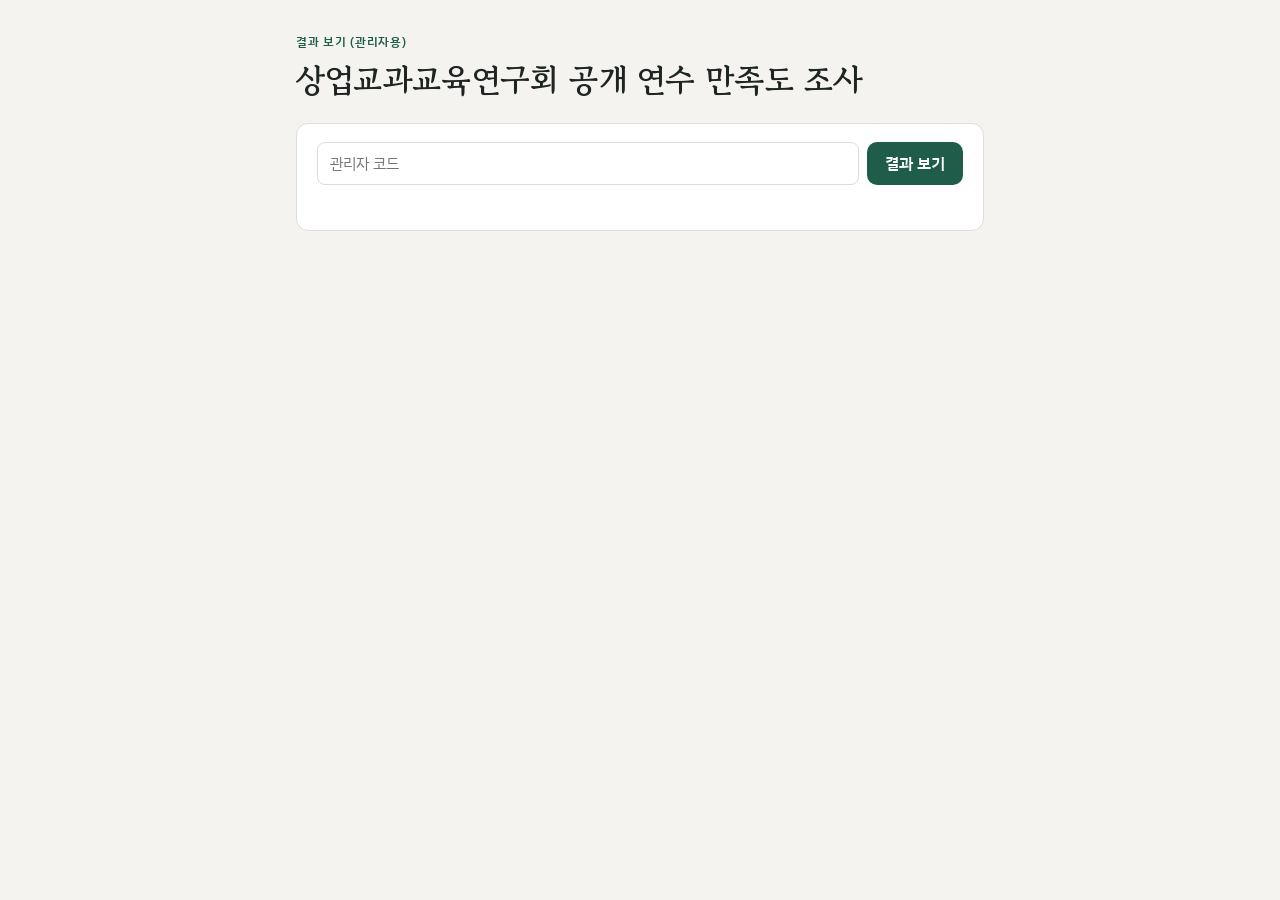
<file: results.html>
<!doctype html>
<html lang="ko">
<head>
<meta charset="utf-8">
<meta name="viewport" content="width=device-width, initial-scale=1">
<meta name="robots" content="noindex">
<title>결과 · 연수 만족도 조사</title>
<link rel="stylesheet" href="https://fonts.googleapis.com/css2?family=Gowun+Batang:wght@700&family=IBM+Plex+Sans+KR:wght@400;500;600&display=swap">
<link rel="stylesheet" href="style.css">
<style>
.login { display: flex; gap: 8px; flex-wrap: wrap; }
.login input { flex: 1; min-width: 160px; font: 400 15px var(--body); padding: 10px 12px; border-radius: 8px; border: 1.5px solid var(--line); background: var(--surface); color: var(--fg); }
.login button { padding: 10px 18px; }
.kpis { display: grid; grid-template-columns: repeat(auto-fit, minmax(140px, 1fr)); gap: 12px; }
.kpi { background: var(--surface); border: 1px solid var(--line); border-radius: 12px; padding: 14px 16px; }
.kpi .k { font-size: 12.5px; color: var(--muted); }
.kpi .v { font-family: var(--display); font-size: 28px; line-height: 1.2; font-variant-numeric: tabular-nums; }
.kpi .v small { font-family: var(--body); font-size: 13px; color: var(--muted); }
.row { display: grid; gap: 6px; padding: 12px 0; border-top: 1px solid var(--line); }
.row:first-of-type { border-top: 0; }
.row-top { display: flex; justify-content: space-between; gap: 12px; align-items: baseline; }
.row-top .avg { font-weight: 600; font-variant-numeric: tabular-nums; white-space: nowrap; color: var(--accent); }
.dist { display: flex; height: 14px; border-radius: 4px; overflow: hidden; background: var(--line); gap: 2px; }
.dist i { display: block; height: 100%; }
.legend { display: flex; flex-wrap: wrap; gap: 12px; font-size: 12px; color: var(--muted); }
.legend span::before { content: ""; display: inline-block; width: 10px; height: 10px; border-radius: 2px; margin-right: 5px; background: var(--c); vertical-align: -1px; }
.comments { display: grid; gap: 10px; margin: 0; padding: 0; list-style: none; }
.comments li { background: var(--bg); border-radius: 8px; padding: 10px 12px; display: grid; grid-template-columns: 1fr auto; gap: 4px 12px; align-items: start; }
.comments .txt { white-space: pre-wrap; min-width: 0; overflow-wrap: anywhere; }
.comments .meta { grid-column: 1; font-size: 12px; color: var(--muted); }
.comments .del { grid-row: 1 / span 2; grid-column: 2; font: 500 13px var(--body); padding: 6px 10px; border-radius: 8px; border: 1px solid var(--line); background: var(--surface); color: var(--muted); cursor: pointer; white-space: nowrap; }
.comments .del:hover { color: var(--warn); border-color: var(--warn); }
.comments .del.arm { background: var(--warn); border-color: var(--warn); color: #fff; }
.comments .del:disabled { opacity: .5; cursor: default; }
.toolbar { display: flex; gap: 8px; flex-wrap: wrap; }
</style>
</head>
<body>
<div class="wrap">
  <header>
    <p class="eyebrow">결과 보기 (관리자용)</p>
    <h1 id="title"></h1>
  </header>

  <form class="panel login" id="login">
    <input id="code" type="password" placeholder="관리자 코드" autocomplete="current-password" aria-label="관리자 코드">
    <button class="primary" type="submit">결과 보기</button>
    <p class="status" id="status" role="status" style="width:100%"></p>
  </form>

  <div id="out" hidden style="display:grid;gap:22px">
    <div class="toolbar">
      <button class="ghost" id="reload" type="button">새로고침</button>
      <button class="ghost" id="csv" type="button">CSV 내려받기</button>
    </div>
    <div class="kpis" id="kpis"></div>
    <div class="legend" id="legend"></div>
    <div id="sections" style="display:grid;gap:22px"></div>
    <section class="panel" style="display:grid;gap:12px">
      <p class="status" style="margin:0">잘못 들어온 응답은 '삭제'를 두 번 눌러 지울 수 있어요. 지운 응답은 되살릴 수 없습니다.</p>
      <h2>응답 목록 · 기타 의견 <small id="ccount" style="font-family:var(--body);font-size:13px;color:var(--muted)"></small></h2>
      <ul class="comments" id="comments"></ul>
    </section>
  </div>
</div>

<script src="survey.js"></script>
<script>
const $ = (id) => document.getElementById(id);
$("title").textContent = SURVEY.title;
const COLORS = ["#c0563a", "#e0a07a", "#c9c9bf", "#7db8a2", "#1f7a5c"];
let rows = [];

$("legend").replaceChildren(...SURVEY.scale.map((l, i) => {
  const s = document.createElement("span"); s.style.setProperty("--c", COLORS[i]); s.textContent = `${i + 1} ${l}`; return s;
}));

const fmt = (x) => (isFinite(x) ? x.toFixed(2) : "–");
const mean = (a) => a.length ? a.reduce((s, x) => s + x, 0) / a.length : NaN;

function render() {
  const n = rows.length;
  let qi = 0;
  const secMeans = [];
  $("sections").replaceChildren(...SURVEY.sections.map((sec, si) => {
    const box = document.createElement("section"); box.className = "panel";
    const h = document.createElement("h2"); h.textContent = `${si + 1}. ${sec.title}`;
    box.append(h);
    const all = [];
    sec.items.forEach((text, ii) => {
      const idx = qi++;
      const vals = rows.map((r) => r.scores[idx]);
      all.push(...vals);
      const row = document.createElement("div"); row.className = "row";
      const top = document.createElement("div"); top.className = "row-top";
      const t = document.createElement("span"); t.textContent = `${ii + 1}. ${text}`;
      const a = document.createElement("span"); a.className = "avg"; a.textContent = fmt(mean(vals));
      top.append(t, a);
      const dist = document.createElement("div"); dist.className = "dist";
      for (let v = 1; v <= 5; v++) {
        const c = vals.filter((x) => x === v).length;
        if (!c) continue;
        const i = document.createElement("i");
        i.style.flex = c; i.style.background = COLORS[v - 1];
        i.title = `${SURVEY.scale[v - 1]}: ${c}명 (${Math.round(c / n * 100)}%)`;
        dist.append(i);
      }
      row.append(top, dist);
      box.append(row);
    });
    secMeans.push(mean(all));
    return box;
  }));

  const overall = mean(rows.flatMap((r) => r.scores));
  const kpi = (k, v, small) => {
    const d = document.createElement("div"); d.className = "kpi";
    const a = document.createElement("div"); a.className = "k"; a.textContent = k;
    const b = document.createElement("div"); b.className = "v"; b.textContent = v;
    if (small) { const s = document.createElement("small"); s.textContent = small; b.append(" ", s); }
    d.append(a, b); return d;
  };
  $("kpis").replaceChildren(
    kpi("응답 수", n, "명"),
    kpi("전체 평균", fmt(overall), "/ 5"),
    ...SURVEY.sections.map((s, i) => kpi(s.title, fmt(secMeans[i]), "/ 5")),
  );

  $("ccount").textContent = `(${n}건)`;
  $("comments").replaceChildren(...rows.slice().reverse().map((r) => {
    const li = document.createElement("li");
    const txt = document.createElement("div"); txt.className = "txt"; txt.textContent = r.comment;
    const meta = document.createElement("div"); meta.className = "meta";
    meta.textContent = `${new Date(r.submitted_at).toLocaleString("ko-KR")} · 평균 ${fmt(mean(r.scores))}점 · 점수 ${r.scores.join(" ")}`;
    const del = document.createElement("button"); del.type = "button"; del.className = "del"; del.textContent = "삭제";
    let timer = null;
    del.onclick = async () => {
      if (!del.classList.contains("arm")) {
        del.classList.add("arm"); del.textContent = "정말 삭제?";
        timer = setTimeout(() => { del.classList.remove("arm"); del.textContent = "삭제"; }, 4000);
        return;
      }
      clearTimeout(timer);
      del.disabled = true; del.textContent = "삭제 중…";
      try {
        await rpc(SURVEY.api.remove, { p_code: $("code").value.trim(), p_id: r.id });
        rows = rows.filter((x) => x.id !== r.id);
        if (rows.length) render(); else { $("out").hidden = true; $("status").textContent = "남은 응답이 없어요."; }
      } catch (e) {
        console.error(e);
        del.disabled = false; del.classList.remove("arm"); del.textContent = "삭제";
        alertStatus("삭제하지 못했어요. (" + (e.message || e) + ")");
      }
    };
    li.append(txt, del, meta); return li;
  }));
}

function alertStatus(msg) {
  $("status").textContent = msg; $("status").classList.add("warn");
  $("login").scrollIntoView({ behavior: "smooth", block: "start" });
}

async function load(code) {
  $("status").textContent = "불러오는 중…"; $("status").classList.remove("warn");
  try {
    const data = await rpc(SURVEY.api.results, { p_code: code });
    rows = data || [];
    if (!rows.length) {
      // 코드가 틀렸거나 아직 응답이 없을 때 모두 빈 목록이 옵니다.
      $("status").textContent = "표시할 응답이 없어요. 코드가 맞는지 확인해 주세요(아직 응답이 없을 수도 있어요).";
      $("status").classList.add("warn");
      $("out").hidden = true; return;
    }
    try { sessionStorage.setItem(SURVEY.key + ":code", code); } catch {}
    $("status").textContent = "";
    $("out").hidden = false;
    render();
  } catch (e) {
    console.error(e);
    $("status").textContent = "불러오지 못했어요. (" + (e.message || e) + ")"; $("status").classList.add("warn");
  }
}

$("login").addEventListener("submit", (e) => { e.preventDefault(); const c = $("code").value.trim(); if (c) load(c); });
$("reload").onclick = () => load($("code").value.trim());
$("csv").onclick = () => {
  const qs = SURVEY.sections.flatMap((s, si) => s.items.map((t, ii) => `${si + 1}-${ii + 1}. ${t}`));
  const esc = (v) => `"${String(v).replace(/"/g, '""')}"`;
  const lines = [["제출 시각", ...qs, "기타 의견"].map(esc).join(",")];
  rows.forEach((r) => lines.push([new Date(r.submitted_at).toLocaleString("ko-KR"), ...r.scores, r.comment].map(esc).join(",")));
  const blob = new Blob(["﻿" + lines.join("\r\n")], { type: "text/csv;charset=utf-8" });
  const a = document.createElement("a"); a.href = URL.createObjectURL(blob); a.download = "연수만족도_응답.csv"; a.click();
  setTimeout(() => URL.revokeObjectURL(a.href), 1000);
};

let saved = null; try { saved = sessionStorage.getItem(SURVEY.key + ":code"); } catch {}
if (saved) { $("code").value = saved; load(saved); }
</script>
</body>
</html>
</file>
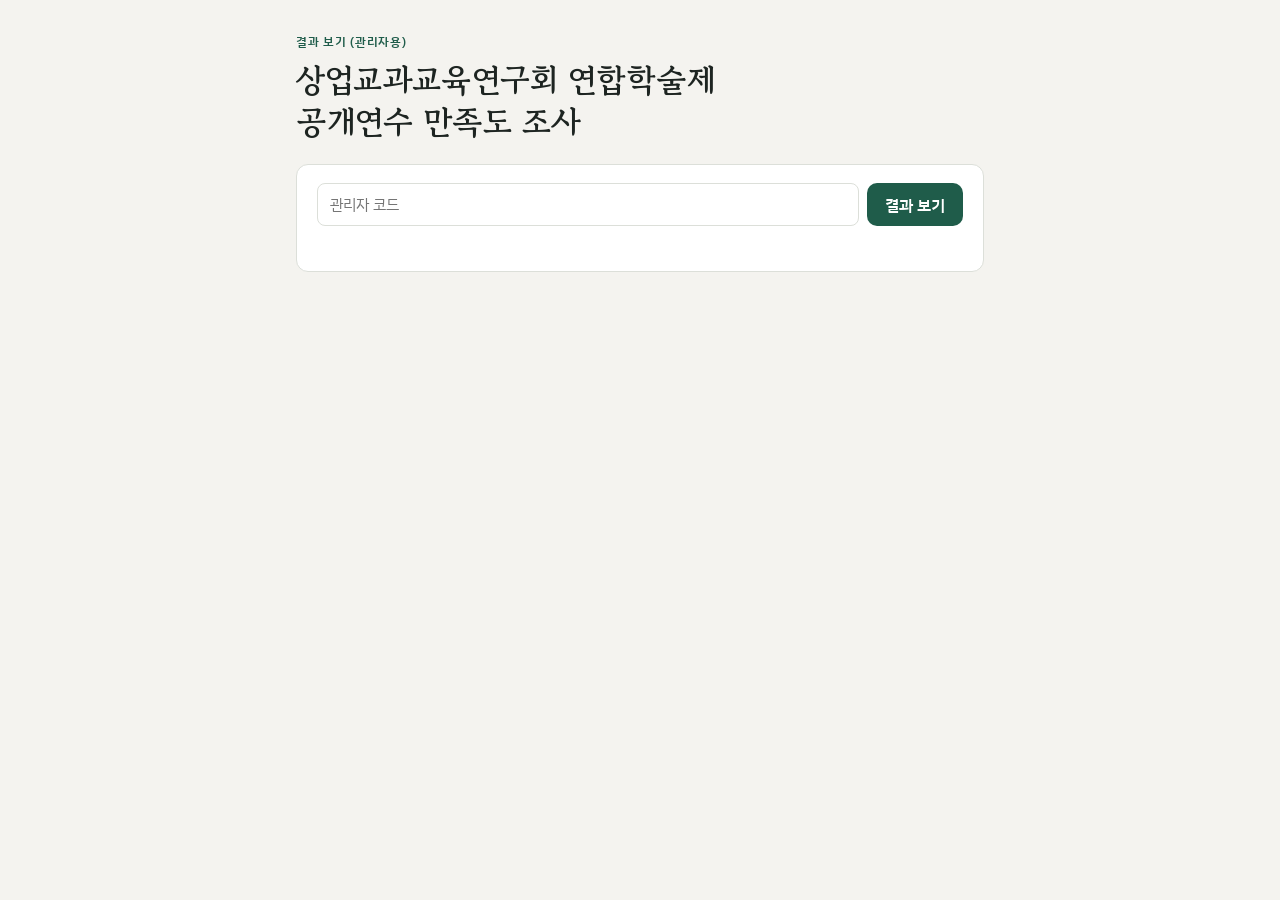
<file: 1106/results.html>
<!doctype html>
<html lang="ko">
<head>
<meta charset="utf-8">
<meta name="viewport" content="width=device-width, initial-scale=1">
<meta name="robots" content="noindex">
<title>결과 · 연합학술제 공개연수 만족도 조사</title>
<link rel="stylesheet" href="https://fonts.googleapis.com/css2?family=Gowun+Batang:wght@700&family=IBM+Plex+Sans+KR:wght@400;500;600&display=swap">
<link rel="stylesheet" href="../style.css">
<style>
.login { display: flex; gap: 8px; flex-wrap: wrap; }
.login input { flex: 1; min-width: 160px; font: 400 15px var(--body); padding: 10px 12px; border-radius: 8px; border: 1.5px solid var(--line); background: var(--surface); color: var(--fg); }
.login button { padding: 10px 18px; }
.kpis { display: grid; grid-template-columns: repeat(auto-fit, minmax(140px, 1fr)); gap: 12px; }
.kpi { background: var(--surface); border: 1px solid var(--line); border-radius: 12px; padding: 14px 16px; }
.kpi .k { font-size: 12.5px; color: var(--muted); }
.kpi .v { font-family: var(--display); font-size: 28px; line-height: 1.2; font-variant-numeric: tabular-nums; }
.kpi .v small { font-family: var(--body); font-size: 13px; color: var(--muted); }
.row { display: grid; gap: 6px; padding: 12px 0; border-top: 1px solid var(--line); }
.row:first-of-type { border-top: 0; }
.row-top { display: flex; justify-content: space-between; gap: 12px; align-items: baseline; }
.row-top .avg { font-weight: 600; font-variant-numeric: tabular-nums; white-space: nowrap; color: var(--accent); }
.dist { display: flex; height: 14px; border-radius: 4px; overflow: hidden; background: var(--line); gap: 2px; }
.dist i { display: block; height: 100%; }
.legend { display: flex; flex-wrap: wrap; gap: 12px; font-size: 12px; color: var(--muted); }
.legend span::before { content: ""; display: inline-block; width: 10px; height: 10px; border-radius: 2px; margin-right: 5px; background: var(--c); vertical-align: -1px; }
.comments { display: grid; gap: 10px; margin: 0; padding: 0; list-style: none; }
.comments li { background: var(--bg); border-radius: 8px; padding: 10px 12px; display: grid; grid-template-columns: 1fr auto; gap: 4px 12px; align-items: start; }
.comments .txt { white-space: pre-wrap; min-width: 0; overflow-wrap: anywhere; }
.comments .meta { grid-column: 1; font-size: 12px; color: var(--muted); }
.comments .del { grid-row: 1 / span 2; grid-column: 2; font: 500 13px var(--body); padding: 6px 10px; border-radius: 8px; border: 1px solid var(--line); background: var(--surface); color: var(--muted); cursor: pointer; white-space: nowrap; }
.comments .del:hover { color: var(--warn); border-color: var(--warn); }
.comments .del.arm { background: var(--warn); border-color: var(--warn); color: #fff; }
.comments .del:disabled { opacity: .5; cursor: default; }
.toolbar { display: flex; gap: 8px; flex-wrap: wrap; }
</style>
</head>
<body>
<div class="wrap">
  <header>
    <p class="eyebrow">결과 보기 (관리자용)</p>
    <h1 id="title"></h1>
  </header>

  <form class="panel login" id="login">
    <input id="code" type="password" placeholder="관리자 코드" autocomplete="current-password" aria-label="관리자 코드">
    <button class="primary" type="submit">결과 보기</button>
    <p class="status" id="status" role="status" style="width:100%"></p>
  </form>

  <div id="out" hidden style="display:grid;gap:22px">
    <div class="toolbar">
      <button class="ghost" id="reload" type="button">새로고침</button>
      <button class="ghost" id="csv" type="button">CSV 내려받기</button>
    </div>
    <div class="kpis" id="kpis"></div>
    <div class="legend" id="legend"></div>
    <div id="sections" style="display:grid;gap:22px"></div>
    <section class="panel" style="display:grid;gap:12px">
      <p class="status" style="margin:0">잘못 들어온 응답은 '삭제'를 두 번 눌러 지울 수 있어요. 지운 응답은 되살릴 수 없습니다.</p>
      <h2>응답 목록 · 기타 의견 <small id="ccount" style="font-family:var(--body);font-size:13px;color:var(--muted)"></small></h2>
      <ul class="comments" id="comments"></ul>
    </section>
  </div>
</div>

<script src="survey.js"></script>
<script>
const $ = (id) => document.getElementById(id);
$("title").textContent = SURVEY.title;
const COLORS = ["#c0563a", "#e0a07a", "#c9c9bf", "#7db8a2", "#1f7a5c"];
let rows = [];

$("legend").replaceChildren(...SURVEY.scale.map((l, i) => {
  const s = document.createElement("span"); s.style.setProperty("--c", COLORS[i]); s.textContent = `${i + 1} ${l}`; return s;
}));

const fmt = (x) => (isFinite(x) ? x.toFixed(2) : "–");
const mean = (a) => a.length ? a.reduce((s, x) => s + x, 0) / a.length : NaN;

function render() {
  const n = rows.length;
  let qi = 0;
  const secMeans = [];
  $("sections").replaceChildren(...SURVEY.sections.map((sec, si) => {
    const box = document.createElement("section"); box.className = "panel";
    const h = document.createElement("h2"); h.textContent = `${si + 1}. ${sec.title}`;
    box.append(h);
    const all = [];
    sec.items.forEach((text, ii) => {
      const idx = qi++;
      const vals = rows.map((r) => r.scores[idx]);
      all.push(...vals);
      const row = document.createElement("div"); row.className = "row";
      const top = document.createElement("div"); top.className = "row-top";
      const t = document.createElement("span"); t.textContent = `${ii + 1}. ${text}`;
      const a = document.createElement("span"); a.className = "avg"; a.textContent = fmt(mean(vals));
      top.append(t, a);
      const dist = document.createElement("div"); dist.className = "dist";
      for (let v = 1; v <= 5; v++) {
        const c = vals.filter((x) => x === v).length;
        if (!c) continue;
        const i = document.createElement("i");
        i.style.flex = c; i.style.background = COLORS[v - 1];
        i.title = `${SURVEY.scale[v - 1]}: ${c}명 (${Math.round(c / n * 100)}%)`;
        dist.append(i);
      }
      row.append(top, dist);
      box.append(row);
    });
    secMeans.push(mean(all));
    return box;
  }));

  const overall = mean(rows.flatMap((r) => r.scores));
  const kpi = (k, v, small) => {
    const d = document.createElement("div"); d.className = "kpi";
    const a = document.createElement("div"); a.className = "k"; a.textContent = k;
    const b = document.createElement("div"); b.className = "v"; b.textContent = v;
    if (small) { const s = document.createElement("small"); s.textContent = small; b.append(" ", s); }
    d.append(a, b); return d;
  };
  $("kpis").replaceChildren(
    kpi("응답 수", n, "명"),
    kpi("전체 평균", fmt(overall), "/ 5"),
    ...SURVEY.sections.map((s, i) => kpi(s.title, fmt(secMeans[i]), "/ 5")),
  );

  $("ccount").textContent = `(${n}건)`;
  $("comments").replaceChildren(...rows.slice().reverse().map((r) => {
    const li = document.createElement("li");
    const txt = document.createElement("div"); txt.className = "txt"; txt.textContent = r.comment;
    const meta = document.createElement("div"); meta.className = "meta";
    meta.textContent = `${new Date(r.submitted_at).toLocaleString("ko-KR")} · 평균 ${fmt(mean(r.scores))}점 · 점수 ${r.scores.join(" ")}`;
    const del = document.createElement("button"); del.type = "button"; del.className = "del"; del.textContent = "삭제";
    let timer = null;
    del.onclick = async () => {
      if (!del.classList.contains("arm")) {
        del.classList.add("arm"); del.textContent = "정말 삭제?";
        timer = setTimeout(() => { del.classList.remove("arm"); del.textContent = "삭제"; }, 4000);
        return;
      }
      clearTimeout(timer);
      del.disabled = true; del.textContent = "삭제 중…";
      try {
        await rpc(SURVEY.api.remove, { p_code: $("code").value.trim(), p_id: r.id });
        rows = rows.filter((x) => x.id !== r.id);
        if (rows.length) render(); else { $("out").hidden = true; $("status").textContent = "남은 응답이 없어요."; }
      } catch (e) {
        console.error(e);
        del.disabled = false; del.classList.remove("arm"); del.textContent = "삭제";
        alertStatus("삭제하지 못했어요. (" + (e.message || e) + ")");
      }
    };
    li.append(txt, del, meta); return li;
  }));
}

function alertStatus(msg) {
  $("status").textContent = msg; $("status").classList.add("warn");
  $("login").scrollIntoView({ behavior: "smooth", block: "start" });
}

async function load(code) {
  $("status").textContent = "불러오는 중…"; $("status").classList.remove("warn");
  try {
    const data = await rpc(SURVEY.api.results, { p_code: code });
    rows = data || [];
    if (!rows.length) {
      // 코드가 틀렸거나 아직 응답이 없을 때 모두 빈 목록이 옵니다.
      $("status").textContent = "표시할 응답이 없어요. 코드가 맞는지 확인해 주세요(아직 응답이 없을 수도 있어요).";
      $("status").classList.add("warn");
      $("out").hidden = true; return;
    }
    try { sessionStorage.setItem(SURVEY.key + ":code", code); } catch {}
    $("status").textContent = "";
    $("out").hidden = false;
    render();
  } catch (e) {
    console.error(e);
    $("status").textContent = "불러오지 못했어요. (" + (e.message || e) + ")"; $("status").classList.add("warn");
  }
}

$("login").addEventListener("submit", (e) => { e.preventDefault(); const c = $("code").value.trim(); if (c) load(c); });
$("reload").onclick = () => load($("code").value.trim());
$("csv").onclick = () => {
  const qs = SURVEY.sections.flatMap((s, si) => s.items.map((t, ii) => `${si + 1}-${ii + 1}. ${t}`));
  const esc = (v) => `"${String(v).replace(/"/g, '""')}"`;
  const lines = [["제출 시각", ...qs, "기타 의견"].map(esc).join(",")];
  rows.forEach((r) => lines.push([new Date(r.submitted_at).toLocaleString("ko-KR"), ...r.scores, r.comment].map(esc).join(",")));
  const blob = new Blob(["﻿" + lines.join("\r\n")], { type: "text/csv;charset=utf-8" });
  const a = document.createElement("a"); a.href = URL.createObjectURL(blob); a.download = "연수만족도_응답.csv"; a.click();
  setTimeout(() => URL.revokeObjectURL(a.href), 1000);
};

let saved = null; try { saved = sessionStorage.getItem(SURVEY.key + ":code"); } catch {}
if (saved) { $("code").value = saved; load(saved); }
</script>
</body>
</html>
</file>
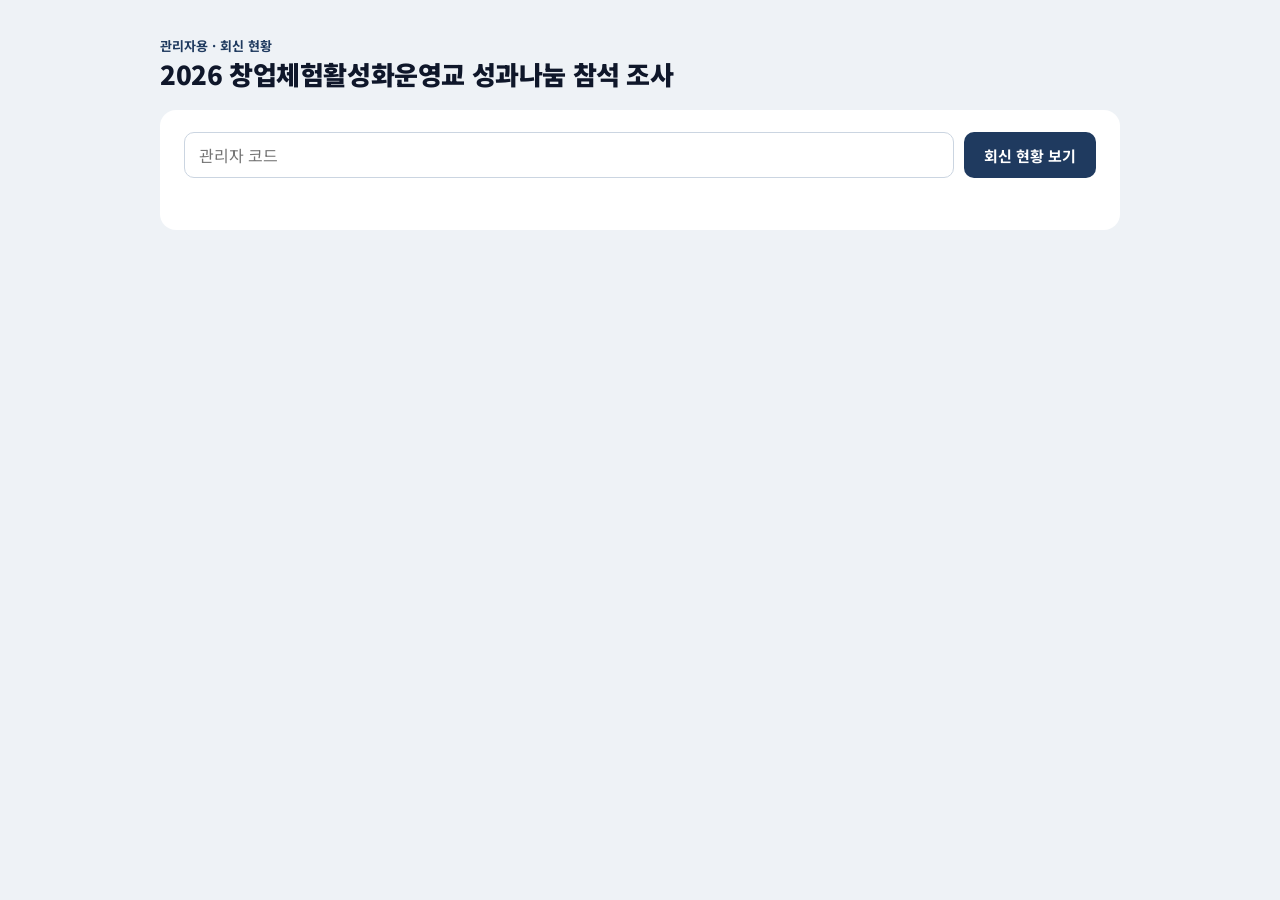
<file: startup-1203/results.html>
<!doctype html>
<html lang="ko">
<head>
<meta charset="utf-8">
<meta name="viewport" content="width=device-width, initial-scale=1">
<meta name="robots" content="noindex">
<title>회신 현황 · 창업체험활성화운영교 성과나눔</title>
<link rel="preconnect" href="https://fonts.googleapis.com">
<link href="https://fonts.googleapis.com/css2?family=Noto+Sans+KR:wght@400;500;700;900&display=swap" rel="stylesheet">
<style>
* { box-sizing: border-box; }
[hidden] { display: none !important; }
body { margin: 0; background: #EEF2F6; font-family: 'Noto Sans KR', system-ui, sans-serif; color: #0F172A; word-break: keep-all; }
.wrap { max-width: 1000px; margin: 0 auto; padding: 36px 20px 64px; display: flex; flex-direction: column; gap: 18px; }
h1 { margin: 0; font-size: 26px; font-weight: 900; letter-spacing: -0.4px; }
.eyebrow { margin: 0; font-size: 13px; font-weight: 700; color: #1F3A5F; }
.card { background: #fff; border-radius: 16px; padding: 22px 24px; }
.login { display: flex; gap: 10px; flex-wrap: wrap; align-items: center; }
.fld { flex: 1; min-width: 180px; height: 46px; padding: 0 14px; border: 1.5px solid #CBD5E1; border-radius: 10px; font: inherit; font-size: 16px; outline: none; }
.fld:focus { border-color: #1F3A5F; box-shadow: 0 0 0 4px rgba(31,58,95,.14); }
.btn { height: 46px; padding: 0 20px; border: none; border-radius: 10px; background: #1F3A5F; color: #fff; font: inherit; font-size: 15px; font-weight: 700; cursor: pointer; white-space: nowrap; }
.btn:hover { background: #142842; }
.btn.ghost { background: #fff; color: #1F3A5F; border: 1.5px solid #CBD5E1; }
.btn.ghost:hover { border-color: #1F3A5F; }
.btn.danger { background: #fff; color: #B42318; border: 1.5px solid #F1C3BE; }
.btn.danger:hover { background: #FEF3F2; }
.btn:disabled { opacity: .55; cursor: default; }
.status { margin: 0; width: 100%; font-size: 14px; color: #475569; min-height: 1.4em; }
.status.warn { color: #B42318; }
.kpis { display: grid; grid-template-columns: repeat(auto-fit, minmax(150px, 1fr)); gap: 12px; }
.kpi { background: #fff; border-radius: 14px; padding: 16px 18px; }
.kpi .k { font-size: 13px; font-weight: 700; color: #475569; }
.kpi .v { font-size: 30px; font-weight: 900; font-variant-numeric: tabular-nums; line-height: 1.25; }
.kpi .v small { font-size: 14px; font-weight: 500; color: #475569; margin-left: 2px; }
.toolbar { display: flex; gap: 8px; flex-wrap: wrap; align-items: center; }
.toolbar .sp { flex: 1; }
.filter { display: flex; gap: 6px; }
.filter button { height: 36px; padding: 0 14px; border-radius: 999px; border: 1.5px solid #CBD5E1; background: #fff; font: inherit; font-size: 14px; cursor: pointer; color: #334155; }
.filter button[aria-pressed="true"] { background: #1F3A5F; border-color: #1F3A5F; color: #fff; }
.tbl-wrap { overflow-x: auto; }
table { width: 100%; border-collapse: collapse; font-size: 14.5px; }
th { text-align: left; font-size: 13px; font-weight: 700; color: #475569; padding: 10px 10px; border-bottom: 1.5px solid #E2E8F0; white-space: nowrap; }
td { padding: 12px 10px; border-bottom: 1px solid #EEF2F6; vertical-align: top; }
td.num { font-variant-numeric: tabular-nums; white-space: nowrap; }
.tag { display: inline-block; font-size: 12.5px; font-weight: 700; border-radius: 999px; padding: 2px 10px; white-space: nowrap; }
.tag.yes { background: #E6F0FA; color: #1F3A5F; }
.tag.no { background: #F1F5F9; color: #64748B; }
.dup { display: inline-block; margin-left: 6px; font-size: 12px; font-weight: 700; color: #9A3412; background: #FDE7D2; border-radius: 999px; padding: 1px 8px; }
.ppl { display: flex; flex-direction: column; gap: 2px; }
.ppl span { white-space: nowrap; }
.muted { color: #94A3B8; }
.del { height: 32px; padding: 0 12px; border-radius: 8px; border: 1px solid #E2E8F0; background: #fff; font: inherit; font-size: 13px; color: #64748B; cursor: pointer; white-space: nowrap; }
.del:hover { color: #B42318; border-color: #F1C3BE; }
.del.arm { background: #B42318; border-color: #B42318; color: #fff; }
.empty { text-align: center; color: #64748B; padding: 28px 0; }
.purge { display: flex; flex-direction: column; gap: 10px; border: 1.5px solid #F1C3BE; }
.purge h2 { margin: 0; font-size: 17px; }
.purge p { margin: 0; font-size: 14px; color: #475569; line-height: 1.6; }
.purge .row { display: flex; gap: 8px; flex-wrap: wrap; }
.purge .fld { max-width: 220px; }
</style>
</head>
<body>
<div class="wrap">
  <div>
    <p class="eyebrow">관리자용 · 회신 현황</p>
    <h1>2026 창업체험활성화운영교 성과나눔 참석 조사</h1>
  </div>

  <form class="card login" id="login">
    <input id="code" class="fld" type="password" placeholder="관리자 코드" autocomplete="current-password" aria-label="관리자 코드">
    <button class="btn" type="submit">회신 현황 보기</button>
    <p class="status" id="status" role="status"></p>
  </form>

  <div id="out" hidden style="display:flex;flex-direction:column;gap:18px">
    <div class="kpis" id="kpis"></div>

    <section class="card" style="display:flex;flex-direction:column;gap:14px">
      <div class="toolbar">
        <div class="filter" role="group" aria-label="보기">
          <button type="button" data-f="all" aria-pressed="true">전체</button>
          <button type="button" data-f="yes" aria-pressed="false">참석</button>
          <button type="button" data-f="no" aria-pressed="false">불참</button>
        </div>
        <span class="sp"></span>
        <button class="btn ghost" id="reload" type="button">새로고침</button>
        <button class="btn ghost" id="csv" type="button">CSV 내려받기</button>
      </div>
      <div class="tbl-wrap">
        <table>
          <thead><tr><th>#</th><th>학교명</th><th>참석</th><th>참석자 · 연락처</th><th>회신 시각</th><th></th></tr></thead>
          <tbody id="rows"></tbody>
        </table>
      </div>
      <p class="status" style="font-size:13px">같은 학교가 두 번 이상 회신하면 <span class="dup">중복</span> 표시가 붙어요. 잘못 들어온 회신은 '삭제'를 두 번 눌러 지울 수 있습니다.</p>
    </section>

    <section class="card purge">
      <h2>행사 후 개인정보 전체 파기</h2>
      <p>안내문에 "행사 종료 후 즉시 파기"로 적혀 있어요. 필요한 자료를 CSV로 받아 두신 뒤, 아래 칸에 <b>파기</b>라고 입력하고 버튼을 누르면 모든 회신이 지워집니다. 지운 회신은 되살릴 수 없어요.</p>
      <div class="row">
        <input id="purge-word" class="fld" type="text" placeholder="파기" aria-label="확인 문구 입력">
        <button class="btn danger" id="purge" type="button" disabled>모든 회신 파기</button>
      </div>
    </section>
  </div>
</div>

<script src="api.js"></script>
<script>
const $ = (id) => document.getElementById(id);
let rows = [], filter = "all";
const SKEY = "startup-attend-2026-1203:code";

const norm = (s) => String(s || "").replace(/\s+/g, "").replace(/인천/g, "").toLowerCase();
const fmtTime = (t) => new Date(t).toLocaleString("ko-KR", { month: "numeric", day: "numeric", hour: "2-digit", minute: "2-digit" });

function setStatus(msg, warn) { $("status").textContent = msg; $("status").classList.toggle("warn", !!warn); }

function render() {
  const yes = rows.filter((r) => r.attend), no = rows.filter((r) => !r.attend);
  const people = yes.reduce((n, r) => n + (r.name1 ? 1 : 0) + (r.name2 ? 1 : 0), 0);
  const kpi = (k, v, unit) => {
    const d = document.createElement("div"); d.className = "kpi";
    const a = document.createElement("div"); a.className = "k"; a.textContent = k;
    const b = document.createElement("div"); b.className = "v"; b.textContent = v;
    const s = document.createElement("small"); s.textContent = unit; b.append(s);
    d.append(a, b); return d;
  };
  $("kpis").replaceChildren(kpi("회신 학교", rows.length, "개교"), kpi("참석 학교", yes.length, "개교"), kpi("참석 인원", people, "명"), kpi("불참 학교", no.length, "개교"));

  const counts = {};
  rows.forEach((r) => { const k = norm(r.school); counts[k] = (counts[k] || 0) + 1; });
  const shown = rows.filter((r) => filter === "all" || (filter === "yes") === r.attend);
  if (!shown.length) {
    const tr = document.createElement("tr"); const td = document.createElement("td");
    td.colSpan = 6; td.className = "empty"; td.textContent = rows.length ? "이 조건에 맞는 회신이 없어요." : "아직 회신이 없어요.";
    tr.append(td); $("rows").replaceChildren(tr); return;
  }
  $("rows").replaceChildren(...shown.map((r, i) => {
    const tr = document.createElement("tr");
    const c0 = document.createElement("td"); c0.className = "num muted"; c0.textContent = i + 1;
    const c1 = document.createElement("td"); c1.textContent = r.school;
    if (counts[norm(r.school)] > 1) { const d = document.createElement("span"); d.className = "dup"; d.textContent = "중복"; c1.append(d); }
    const c2 = document.createElement("td");
    const tag = document.createElement("span"); tag.className = "tag " + (r.attend ? "yes" : "no"); tag.textContent = r.attend ? "참석" : "불참"; c2.append(tag);
    const c3 = document.createElement("td");
    if (r.attend) {
      const box = document.createElement("div"); box.className = "ppl";
      [[r.name1, r.phone1], [r.name2, r.phone2]].filter(([n]) => n).forEach(([n, p]) => {
        const s = document.createElement("span"); s.textContent = `${n} · ${p}`; box.append(s);
      });
      c3.append(box);
    } else { c3.className = "muted"; c3.textContent = "—"; }
    const c4 = document.createElement("td"); c4.className = "num"; c4.textContent = fmtTime(r.submitted_at);
    const c5 = document.createElement("td");
    const del = document.createElement("button"); del.type = "button"; del.className = "del"; del.textContent = "삭제";
    let timer = null;
    del.onclick = async () => {
      if (!del.classList.contains("arm")) {
        del.classList.add("arm"); del.textContent = "정말 삭제?";
        timer = setTimeout(() => { del.classList.remove("arm"); del.textContent = "삭제"; }, 4000);
        return;
      }
      clearTimeout(timer); del.disabled = true; del.textContent = "삭제 중…";
      try {
        await rpc("delete_startup_attend_response", { p_code: $("code").value.trim(), p_id: r.id });
        rows = rows.filter((x) => x.id !== r.id); render();
      } catch (e) {
        console.error(e); del.disabled = false; del.classList.remove("arm"); del.textContent = "삭제";
        setStatus("삭제하지 못했어요. (" + (e.message || e) + ")", true);
        $("login").scrollIntoView({ behavior: "smooth" });
      }
    };
    c5.append(del);
    tr.append(c0, c1, c2, c3, c4, c5); return tr;
  }));
}

async function load(code) {
  setStatus("불러오는 중…");
  try {
    rows = (await rpc("startup_attend_results", { p_code: code })) || [];
    try { sessionStorage.setItem(SKEY, code); } catch {}
    setStatus(rows.length ? "" : "아직 회신이 없거나 코드가 맞지 않아요. 코드를 확인해 주세요.", !rows.length);
    $("out").hidden = !rows.length && !$("out").dataset.opened;
    if (rows.length) $("out").dataset.opened = "1";
    render();
  } catch (e) {
    console.error(e); setStatus("불러오지 못했어요. (" + (e.message || e) + ")", true);
  }
}

$("login").addEventListener("submit", (e) => { e.preventDefault(); const c = $("code").value.trim(); if (c) load(c); });
$("reload").onclick = () => load($("code").value.trim());
document.querySelectorAll(".filter button").forEach((b) => b.onclick = () => {
  filter = b.dataset.f;
  document.querySelectorAll(".filter button").forEach((x) => x.setAttribute("aria-pressed", String(x === b)));
  render();
});

$("csv").onclick = () => {
  const esc = (v) => `"${String(v ?? "").replace(/"/g, '""')}"`;
  const lines = [["학교명", "참석 여부", "참석자1 성명", "참석자1 연락처", "참석자2 성명", "참석자2 연락처", "회신 시각"].map(esc).join(",")];
  rows.forEach((r) => lines.push([r.school, r.attend ? "참석" : "불참", r.name1, r.phone1, r.name2, r.phone2, new Date(r.submitted_at).toLocaleString("ko-KR")].map(esc).join(",")));
  const blob = new Blob(["﻿" + lines.join("\r\n")], { type: "text/csv;charset=utf-8" });
  const a = document.createElement("a"); a.href = URL.createObjectURL(blob); a.download = "성과나눔_참석회신.csv"; a.click();
  setTimeout(() => URL.revokeObjectURL(a.href), 1000);
};

$("purge-word").addEventListener("input", (e) => { $("purge").disabled = e.target.value.trim() !== "파기"; });
$("purge").onclick = async () => {
  $("purge").disabled = true; $("purge").textContent = "파기 중…";
  try {
    const n = await rpc("purge_startup_attend", { p_code: $("code").value.trim() });
    rows = []; render(); $("purge-word").value = "";
    setStatus(`회신 ${n}건을 모두 파기했어요.`);
    $("login").scrollIntoView({ behavior: "smooth" });
  } catch (e) {
    console.error(e); setStatus("파기하지 못했어요. (" + (e.message || e) + ")", true);
  } finally { $("purge").textContent = "모든 회신 파기"; }
};

let saved = null; try { saved = sessionStorage.getItem(SKEY); } catch {}
if (saved) { $("code").value = saved; load(saved); }
</script>
</body>
</html>
</file>
<file: style.css>
:root {
  --bg: #f4f3ef;
  --surface: #ffffff;
  --fg: #1d2421;
  --muted: #646d68;
  --line: #dcdfd9;
  --accent: #1f5c4a;
  --accent-soft: #dcebe5;
  --warn: #b14a1e;
  --display: "Gowun Batang", "Noto Serif KR", serif;
  --body: "IBM Plex Sans KR", "Apple SD Gothic Neo", "Malgun Gothic", sans-serif;
}
@media (prefers-color-scheme: dark) {
  :root {
    --bg: #151917; --surface: #1e2320; --fg: #e8ebe7; --muted: #9ba39e; --line: #333a36;
    --accent: #7cc4a9; --accent-soft: #23362f; --warn: #ec8a5e; color-scheme: dark;
  }
}
* { box-sizing: border-box; }
[hidden] { display: none !important; }
body { word-break: keep-all; margin: 0; background: var(--bg); color: var(--fg); font-family: var(--body); font-size: 15px; line-height: 1.6; }
.wrap { max-width: 720px; margin: 0 auto; padding: 32px max(16px, env(safe-area-inset-left)) 64px; display: grid; gap: 22px; }
header { display: grid; gap: 8px; }
.eyebrow { font-size: 12px; letter-spacing: .06em; color: var(--accent); font-weight: 600; margin: 0; }
h1 { font-family: var(--display); font-size: clamp(24px, 5.6vw, 32px); line-height: 1.3; margin: 0; text-wrap: balance; }
h2 { font-family: var(--display); font-size: 19px; margin: 0; }
.lede { color: var(--muted); margin: 0; }
.panel { background: var(--surface); border: 1px solid var(--line); border-radius: 12px; padding: 18px 20px; }
.info { display: grid; grid-template-columns: max-content 1fr; gap: 4px 16px; margin: 0; font-size: 14px; }
.info dt { color: var(--muted); }
.info dd { margin: 0; }
.section { display: grid; gap: 12px; }
.section-head { display: flex; align-items: baseline; gap: 10px; }
.section-head .num { font-size: 12px; font-weight: 600; color: var(--accent); background: var(--accent-soft); border-radius: 999px; padding: 1px 10px; }
.q { background: var(--surface); border: 1.5px solid var(--line); border-radius: 12px; padding: 16px 18px; display: grid; gap: 12px; margin: 0; }
.q.missing { border-color: var(--warn); }
.q legend, .q .qtext { font-weight: 500; padding: 0; float: left; width: 100%; }
.q .req { color: var(--warn); margin-left: 2px; }
.scale { clear: both; display: grid; grid-template-columns: repeat(5, minmax(0, 1fr)); gap: 6px; }
.scale label { display: grid; justify-items: center; gap: 4px; cursor: pointer; text-align: center; }
.scale input { position: absolute; opacity: 0; pointer-events: none; }
.scale .dot { width: 100%; max-width: 64px; height: 42px; border-radius: 10px; border: 1.5px solid var(--line); display: grid; place-items: center; font-weight: 600; font-size: 16px; transition: background .12s, border-color .12s, color .12s; }
.scale label:hover .dot { border-color: var(--accent); }
.scale input:checked + .dot { background: var(--accent); border-color: var(--accent); color: var(--surface); }
.scale input:focus-visible + .dot { outline: 2px solid var(--accent); outline-offset: 2px; }
.scale .lab { font-size: 11.5px; color: var(--muted); line-height: 1.3; }
textarea { width: 100%; min-height: 130px; font: 400 15px var(--body); padding: 12px; border-radius: 10px; border: 1.5px solid var(--line); background: var(--bg); color: var(--fg); resize: vertical; }
textarea:focus-visible { outline: 2px solid var(--accent); outline-offset: 1px; }
.actions { display: grid; gap: 10px; position: sticky; bottom: 0; padding: 12px 0 calc(12px + env(safe-area-inset-bottom)); background: linear-gradient(transparent, var(--bg) 30%); }
.progress { font-size: 13px; color: var(--muted); display: flex; justify-content: space-between; }
.bar { height: 6px; border-radius: 99px; background: var(--line); overflow: hidden; }
.bar i { display: block; height: 100%; background: var(--accent); width: 0; transition: width .2s; }
button.primary { font: 600 16px var(--body); padding: 14px; border-radius: 10px; border: 0; background: var(--accent); color: var(--surface); cursor: pointer; }
button.primary:disabled { opacity: .55; cursor: default; }
button.ghost { font: 500 14px var(--body); padding: 8px 12px; border-radius: 8px; border: 1px solid var(--line); background: var(--surface); color: var(--fg); cursor: pointer; }
.status { font-size: 13.5px; color: var(--muted); min-height: 1.4em; margin: 0; }
.status.warn { color: var(--warn); }
.done { text-align: center; display: grid; gap: 12px; padding: 40px 20px; }
.done .check { font-size: 40px; color: var(--accent); }
footer { font-size: 12px; color: var(--muted); text-align: center; }
</file>
